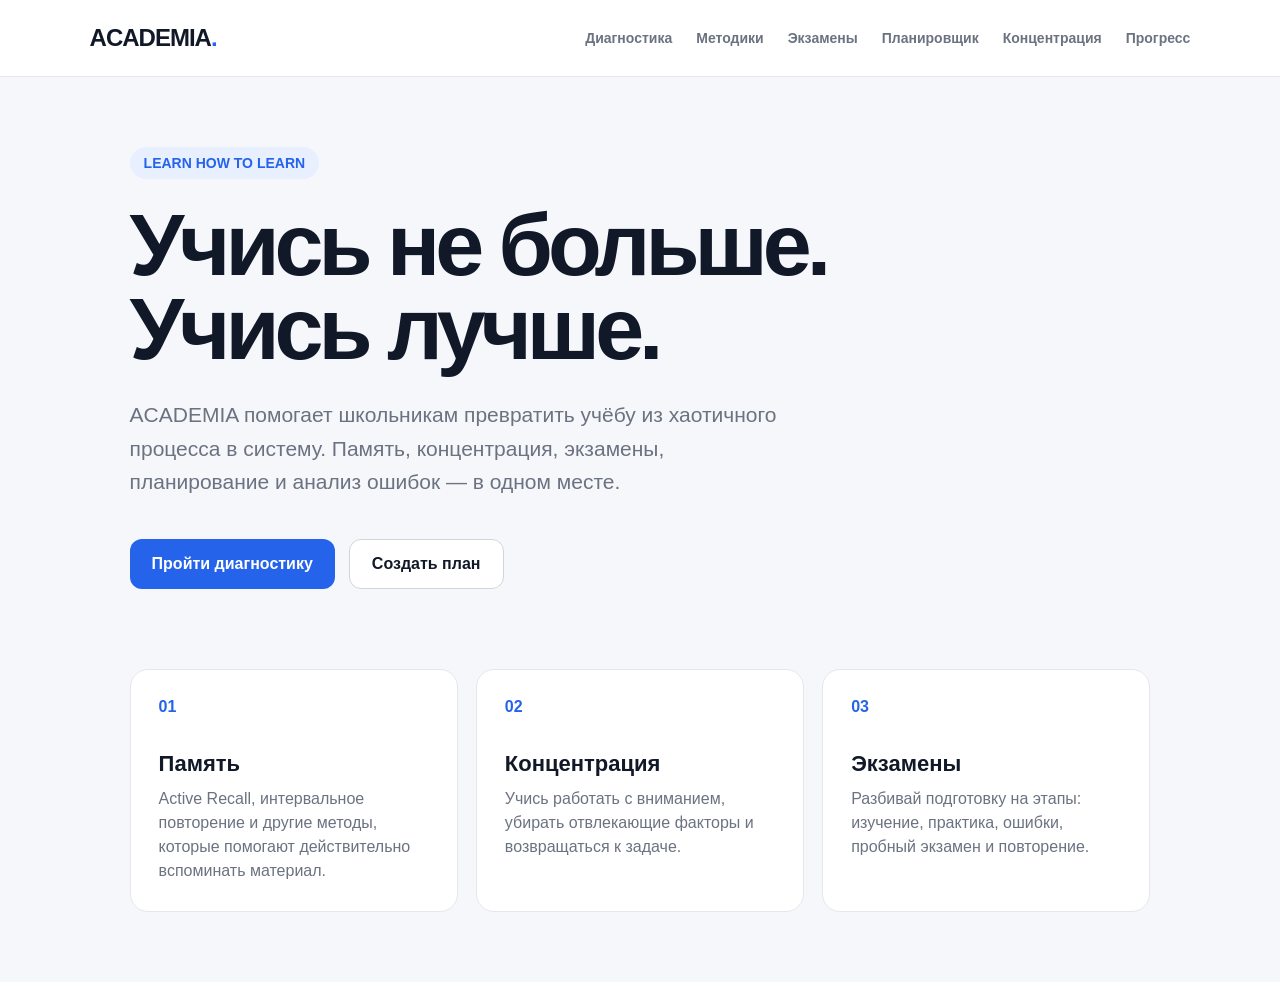
<file: index.html>
<!DOCTYPE html>
<html lang="ru">
<head>
    <meta charset="UTF-8">
    <meta name="viewport" content="width=device-width, initial-scale=1.0">

    <title>ACADEMIA — Learn how to learn</title>

    <link rel="stylesheet" href="style.css">
</head>

<body>

<header>
    <a href="index.html" class="logo">
        ACADEMIA<span>.</span>
    </a>

    <nav>
        <a href="pages/diagnostic.html">Диагностика</a>
        <a href="pages/methods.html">Методики</a>
        <a href="pages/exams.html">Экзамены</a>
        <a href="pages/planner.html">Планировщик</a>
        <a href="pages/focus.html">Концентрация</a>
        <a href="pages/progress.html">Прогресс</a>
    </nav>
</header>

<main>

    <div class="badge">LEARN HOW TO LEARN</div>

    <h1>Учись не больше.<br>Учись лучше.</h1>

    <p class="subtitle">
        ACADEMIA помогает школьникам превратить учёбу
        из хаотичного процесса в систему.
        Память, концентрация, экзамены, планирование
        и анализ ошибок — в одном месте.
    </p>

    <div class="buttons">
        <button onclick="alert('Диагностика скоро будет доступна')">
            Пройти диагностику
        </button>

        <button class="secondary" onclick="alert('Планировщик скоро будет доступен')">
            Создать план
        </button>
    </div>

    <div class="card-grid">

        <div class="card">
            <div class="card-number">01</div>
            <h2>Память</h2>
            <p>
                Active Recall, интервальное повторение
                и другие методы, которые помогают
                действительно вспоминать материал.
            </p>
        </div>

        <div class="card">
            <div class="card-number">02</div>
            <h2>Концентрация</h2>
            <p>
                Учись работать с вниманием,
                убирать отвлекающие факторы
                и возвращаться к задаче.
            </p>
        </div>

        <div class="card">
            <div class="card-number">03</div>
            <h2>Экзамены</h2>
            <p>
                Разбивай подготовку на этапы:
                изучение, практика, ошибки,
                пробный экзамен и повторение.
            </p>
        </div>

    </div>

</main>

</body>
</html>
</file>
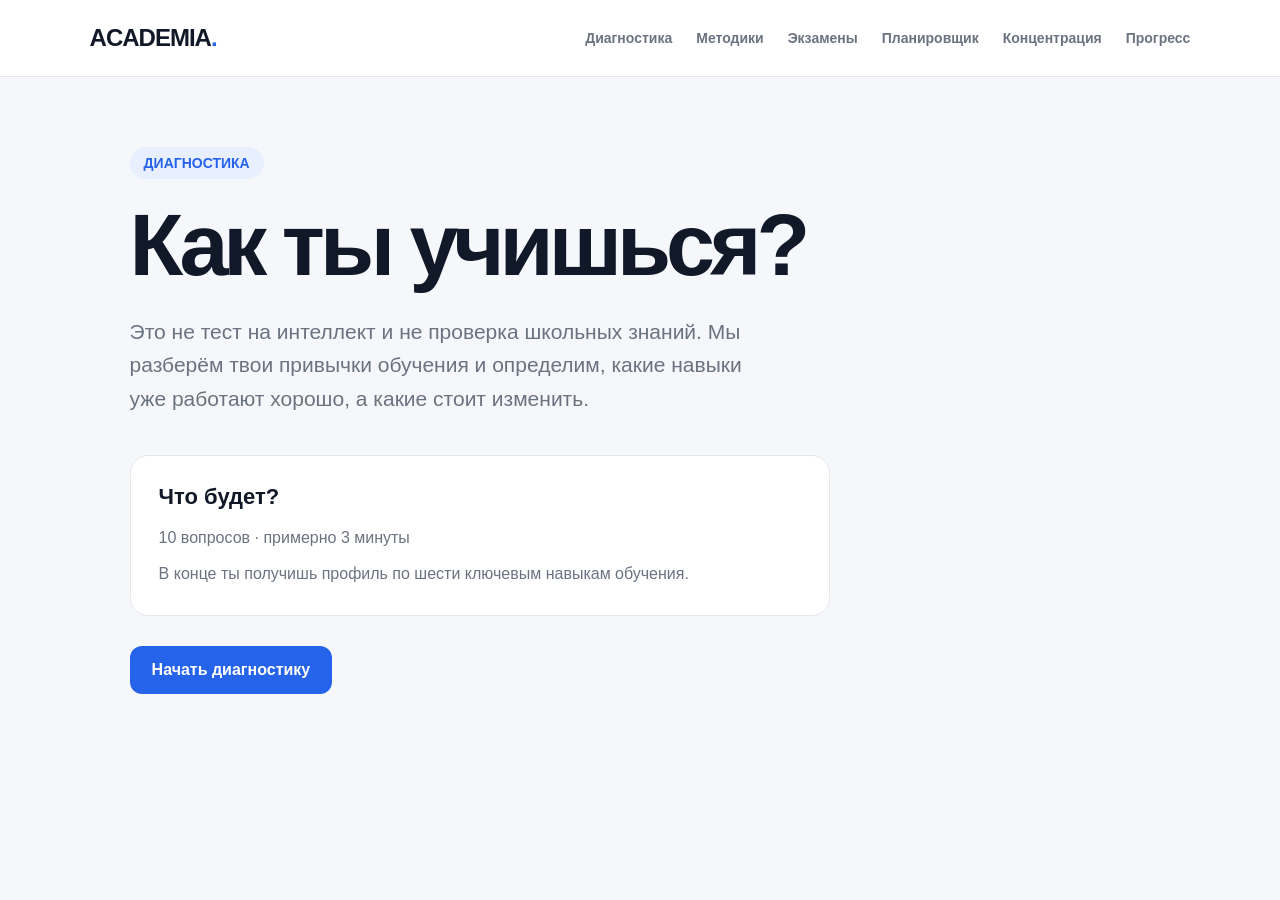
<file: pages/diagnostic.html>
<!DOCTYPE html>
<html lang="ru">

<head>
    <meta charset="UTF-8">
    <meta name="viewport" content="width=device-width, initial-scale=1.0">

    <title>Диагностика — ACADEMIA</title>

    <link rel="stylesheet" href="../style.css">
</head>

<body>

<header>
    <a href="../index.html" class="logo">
        ACADEMIA<span>.</span>
    </a>

    <nav>
        <a href="diagnostic.html">Диагностика</a>
        <a href="methods.html">Методики</a>
        <a href="exams.html">Экзамены</a>
        <a href="planner.html">Планировщик</a>
        <a href="pages/focus.html">Концентрация</a>
        <a href="progress.html">Прогресс</a>
    </nav>
</header>


<main>

    <!-- INTRO -->

    <section id="intro">

        <div class="badge">ДИАГНОСТИКА</div>

        <h1>Как ты учишься?</h1>

        <p class="subtitle">
            Это не тест на интеллект и не проверка школьных знаний.
            Мы разберём твои привычки обучения и определим,
            какие навыки уже работают хорошо, а какие стоит изменить.
        </p>

        <div class="card" style="max-width: 700px; margin-bottom: 30px;">

            <h2>Что будет?</h2>

            <p style="margin-top: 15px; line-height: 1.6;">
                10 вопросов · примерно 3 минуты
            </p>

            <p style="margin-top: 10px; line-height: 1.6;">
                В конце ты получишь профиль по шести
                ключевым навыкам обучения.
            </p>

        </div>

        <button onclick="startDiagnostic()">
            Начать диагностику
        </button>

    </section>


    <!-- QUIZ -->

    <section id="quiz-section" style="display:none;">

        <div style="display:flex; justify-content:space-between; align-items:center; margin-bottom:20px;">

            <span id="question-number">
                1 / 10
            </span>

            <span id="progress-percent">
                10%
            </span>

        </div>

        <div style="
            width:100%;
            height:6px;
            background:#e5e7eb;
            border-radius:10px;
            margin-bottom:40px;
        ">

            <div id="progress-bar" style="
                width:10%;
                height:100%;
                background:#2563eb;
                border-radius:10px;
                transition:0.3s;
            "></div>

        </div>


        <div class="card">

            <div class="card-number" id="question-category">
                ПАМЯТЬ
            </div>

            <h2 id="question-text">
                Вопрос
            </h2>

            <div id="answers"
                style="
                    display:flex;
                    flex-direction:column;
                    gap:12px;
                    margin-top:30px;
                ">
            </div>

        </div>

    </section>


    <!-- RESULTS -->

    <section id="results" style="display:none;">

        <div class="badge">РЕЗУЛЬТАТ</div>

        <h1>Твой профиль обучения</h1>

        <p class="subtitle">
            Результат показывает не «насколько ты умный».
            Он показывает, какие стратегии обучения
            ты используешь сейчас.
        </p>


        <div id="result-cards"
            style="
                display:grid;
                grid-template-columns:repeat(2, 1fr);
                gap:18px;
                margin-top:50px;
            ">
        </div>


        <div class="card" style="margin-top:30px;">

            <div class="card-number">
                ГЛАВНАЯ ЗОНА РОСТА
            </div>

            <h2 id="main-problem"></h2>

            <p id="main-advice"
               style="
                    margin-top:15px;
                    line-height:1.6;
               ">
            </p>

        </div>


        <div style="margin-top:30px;">

            <button onclick="restartDiagnostic()">
                Пройти ещё раз
            </button>

            <a href="methods.html">
                <button class="secondary">
                    Изучить методики
                </button>
            </a>

        </div>

    </section>

</main>


<script>


/* =========================
   QUESTIONS
========================= */

const questions = [

    {
        category: "ПАМЯТЬ",
        skill: "memory",

        text: "Ты выучил новую тему. Как ты обычно проверяешь, что действительно её помнишь?",

        answers: [

            {
                text: "Перечитываю тему ещё несколько раз",
                value: 1
            },

            {
                text: "Смотрю на конспект и понимаю, что всё знакомо",
                value: 2
            },

            {
                text: "Закрываю учебник и пытаюсь вспомнить главное",
                value: 4
            },

            {
                text: "Задаю себе вопросы и отвечаю без подсказок",
                value: 5
            }

        ]
    },


    {
        category: "ПАМЯТЬ",
        skill: "memory",

        text: "Через неделю после изучения темы ты обнаружил, что многое забыл. Что сделаешь?",

        answers: [

            {
                text: "Выучу всё заново перед контрольной",
                value: 1
            },

            {
                text: "Перечитаю конспект",
                value: 2
            },

            {
                text: "Проверю себя и повторю то, что забыл",
                value: 4
            },

            {
                text: "Буду регулярно возвращаться к теме через интервалы",
                value: 5
            }

        ]
    },


    {
        category: "КОНЦЕНТРАЦИЯ",
        skill: "focus",

        text: "Ты сел делать домашнюю работу. Телефон лежит рядом. Что обычно происходит?",

        answers: [

            {
                text: "Постоянно проверяю уведомления",
                value: 1
            },

            {
                text: "Иногда отвлекаюсь, но возвращаюсь",
                value: 3
            },

            {
                text: "Убираю телефон подальше",
                value: 4
            },

            {
                text: "Заранее убираю всё, что может меня отвлечь",
                value: 5
            }

        ]
    },


    {
        category: "КОНЦЕНТРАЦИЯ",
        skill: "focus",

        text: "Когда задача кажется слишком большой, что ты делаешь?",

        answers: [

            {
                text: "Откладываю её",
                value: 1
            },

            {
                text: "Начинаю делать как получится",
                value: 2
            },

            {
                text: "Разбиваю её на несколько частей",
                value: 4
            },

            {
                text: "Формулирую конкретный результат ближайшей рабочей сессии",
                value: 5
            }

        ]
    },


    {
        category: "ПЛАНИРОВАНИЕ",
        skill: "planning",

        text: "До экзамена осталось 7 дней. Что ты делаешь?",

        answers: [

            {
                text: "Начинаю учить всё подряд",
                value: 1
            },

            {
                text: "Выбираю самые сложные темы",
                value: 2
            },

            {
                text: "Составляю список тем и распределяю их по дням",
                value: 4
            },

            {
                text: "Сначала определяю пробелы, затем планирую изучение, практику и повторение",
                value: 5
            }

        ]
    },


    {
        category: "ПЛАНИРОВАНИЕ",
        skill: "planning",

        text: "Как обычно выглядит твой план на день?",

        answers: [

            {
                text: "Я ничего заранее не планирую",
                value: 1
            },

            {
                text: "У меня есть список дел",
                value: 2
            },

            {
                text: "Я примерно знаю, когда что буду делать",
                value: 4
            },

            {
                text: "Я заранее определяю конкретные задачи и время на них",
                value: 5
            }

        ]
    },


    {
        category: "САМОПРОВЕРКА",
        skill: "testing",

        text: "Ты закончил читать параграф. Что лучше показывает, понял ли ты его?",

        answers: [

            {
                text: "Я прочитал его внимательно",
                value: 1
            },

            {
                text: "Я выделил основные мысли",
                value: 2
            },

            {
                text: "Я могу пересказать его своими словами",
                value: 4
            },

            {
                text: "Я могу ответить на вопросы или решить задачи без подсказок",
                value: 5
            }

        ]
    },


    {
        category: "АНАЛИЗ ОШИБОК",
        skill: "errors",

        text: "Ты решил задачу неправильно. Что делаешь после того, как увидел правильный ответ?",

        answers: [

            {
                text: "Смотрю правильный ответ и иду дальше",
                value: 1
            },

            {
                text: "Исправляю свою ошибку",
                value: 2
            },

            {
                text: "Пытаюсь понять, где именно ошибся",
                value: 4
            },

            {
                text: "Определяю причину ошибки и что буду делать, чтобы не повторить её",
                value: 5
            }

        ]
    },


    {
        category: "САМОСТОЯТЕЛЬНОСТЬ",
        skill: "independence",

        text: "Ты не понимаешь новую тему. Что делаешь первым?",

        answers: [

            {
                text: "Жду, пока учитель объяснит",
                value: 1
            },

            {
                text: "Ищу первое попавшееся видео",
                value: 2
            },

            {
                text: "Ищу несколько источников и сравниваю объяснения",
                value: 4
            },

            {
                text: "Определяю, что именно не понимаю, выбираю подходящий источник и затем проверяю себя",
                value: 5
            }

        ]
    },


    {
        category: "САМОСТОЯТЕЛЬНОСТЬ",
        skill: "independence",

        text: "После контрольной ты получил результат хуже ожидаемого. Что дальше?",

        answers: [

            {
                text: "Просто буду больше учиться",
                value: 1
            },

            {
                text: "Посмотрю свои ошибки",
                value: 2
            },

            {
                text: "Определю темы, в которых были проблемы",
                value: 4
            },

            {
                text: "Проанализирую причины, изменю стратегию и проверю себя снова",
                value: 5
            }

        ]
    }

];


/* =========================
   STATE
========================= */

let currentQuestion = 0;

let scores = {
    memory: 0,
    focus: 0,
    planning: 0,
    testing: 0,
    errors: 0,
    independence: 0
};


/* =========================
   START
========================= */

function startDiagnostic() {

    currentQuestion = 0;

    scores = {
        memory: 0,
        focus: 0,
        planning: 0,
        testing: 0,
        errors: 0,
        independence: 0
    };

    document.getElementById("intro").style.display = "none";

    document.getElementById("results").style.display = "none";

    document.getElementById("quiz-section").style.display = "block";

    showQuestion();
}


/* =========================
   SHOW QUESTION
========================= */

function showQuestion() {

    const question = questions[currentQuestion];

    const number = currentQuestion + 1;

    const percent = Math.round(
        (number / questions.length) * 100
    );


    document.getElementById("question-number").textContent =
        number + " / " + questions.length;


    document.getElementById("progress-percent").textContent =
        percent + "%";


    document.getElementById("progress-bar").style.width =
        percent + "%";


    document.getElementById("question-category").textContent =
        question.category;


    document.getElementById("question-text").textContent =
        question.text;


    const answersContainer =
        document.getElementById("answers");


    answersContainer.innerHTML = "";


    question.answers.forEach((answer, index) => {

        const button = document.createElement("button");

        button.className = "secondary";

        button.style.textAlign = "left";

        button.textContent = answer.text;

        button.onclick = function() {

            chooseAnswer(answer.value);

        };


        answersContainer.appendChild(button);

    });

}


/* =========================
   ANSWER
========================= */

function chooseAnswer(value) {

    const skill = questions[currentQuestion].skill;

    scores[skill] += value;

    currentQuestion++;


    if (currentQuestion >= questions.length) {

        finishDiagnostic();

    } else {

        showQuestion();

    }

}


/* =========================
   FINISH
========================= */

function finishDiagnostic() {

    document.getElementById("quiz-section").style.display = "none";

    document.getElementById("results").style.display = "block";


    const resultCards =
        document.getElementById("result-cards");


    resultCards.innerHTML = "";


    const names = {

        memory: "Память",

        focus: "Концентрация",

        planning: "Планирование",

        testing: "Самопроверка",

        errors: "Анализ ошибок",

        independence: "Самостоятельность"

    };


    const advice = {

        memory:
            "Попробуй Active Recall и интервальное повторение вместо постоянного перечитывания.",

        focus:
            "Начинай с одной конкретной задачи и убирай телефон и другие отвлекающие факторы.",

        planning:
            "Разбивай большие цели на конкретные задачи и заранее распределяй время.",

        testing:
            "Чаще закрывай учебник и проверяй, можешь ли воспроизвести материал самостоятельно.",

        errors:
            "После ошибки анализируй не только правильный ответ, но и причину своей ошибки.",

        independence:
            "Формулируй конкретный пробел в знаниях, ищи подходящий источник и проверяй результат."
    };


    let lowestSkill = null;

    let lowestPercent = 101;


    Object.keys(scores).forEach(skill => {

        const maxScore = 10;

        const percent =
            Math.round((scores[skill] / maxScore) * 100);


        if (percent < lowestPercent) {

            lowestPercent = percent;

            lowestSkill = skill;

        }


        const card = document.createElement("div");

        card.className = "card";


        card.innerHTML = `

            <div class="card-number">
                ${percent}%
            </div>

            <h2>
                ${names[skill]}
            </h2>

            <div style="
                width:100%;
                height:8px;
                background:#e5e7eb;
                border-radius:10px;
                margin:20px 0;
            ">

                <div style="
                    width:${percent}%;
                    height:100%;
                    background:#2563eb;
                    border-radius:10px;
                "></div>

            </div>

            <p>
                ${advice[skill]}
            </p>

        `;


        resultCards.appendChild(card);

    });


    document.getElementById("main-problem").textContent =
        names[lowestSkill];


    document.getElementById("main-advice").textContent =
        advice[lowestSkill];


    localStorage.setItem(
        "academiaDiagnostic",
        JSON.stringify(scores)
    );

}


/* =========================
   RESTART
========================= */

function restartDiagnostic() {

    document.getElementById("results").style.display = "none";

    document.getElementById("intro").style.display = "block";

}

</script>

</body>
</html>
</file>
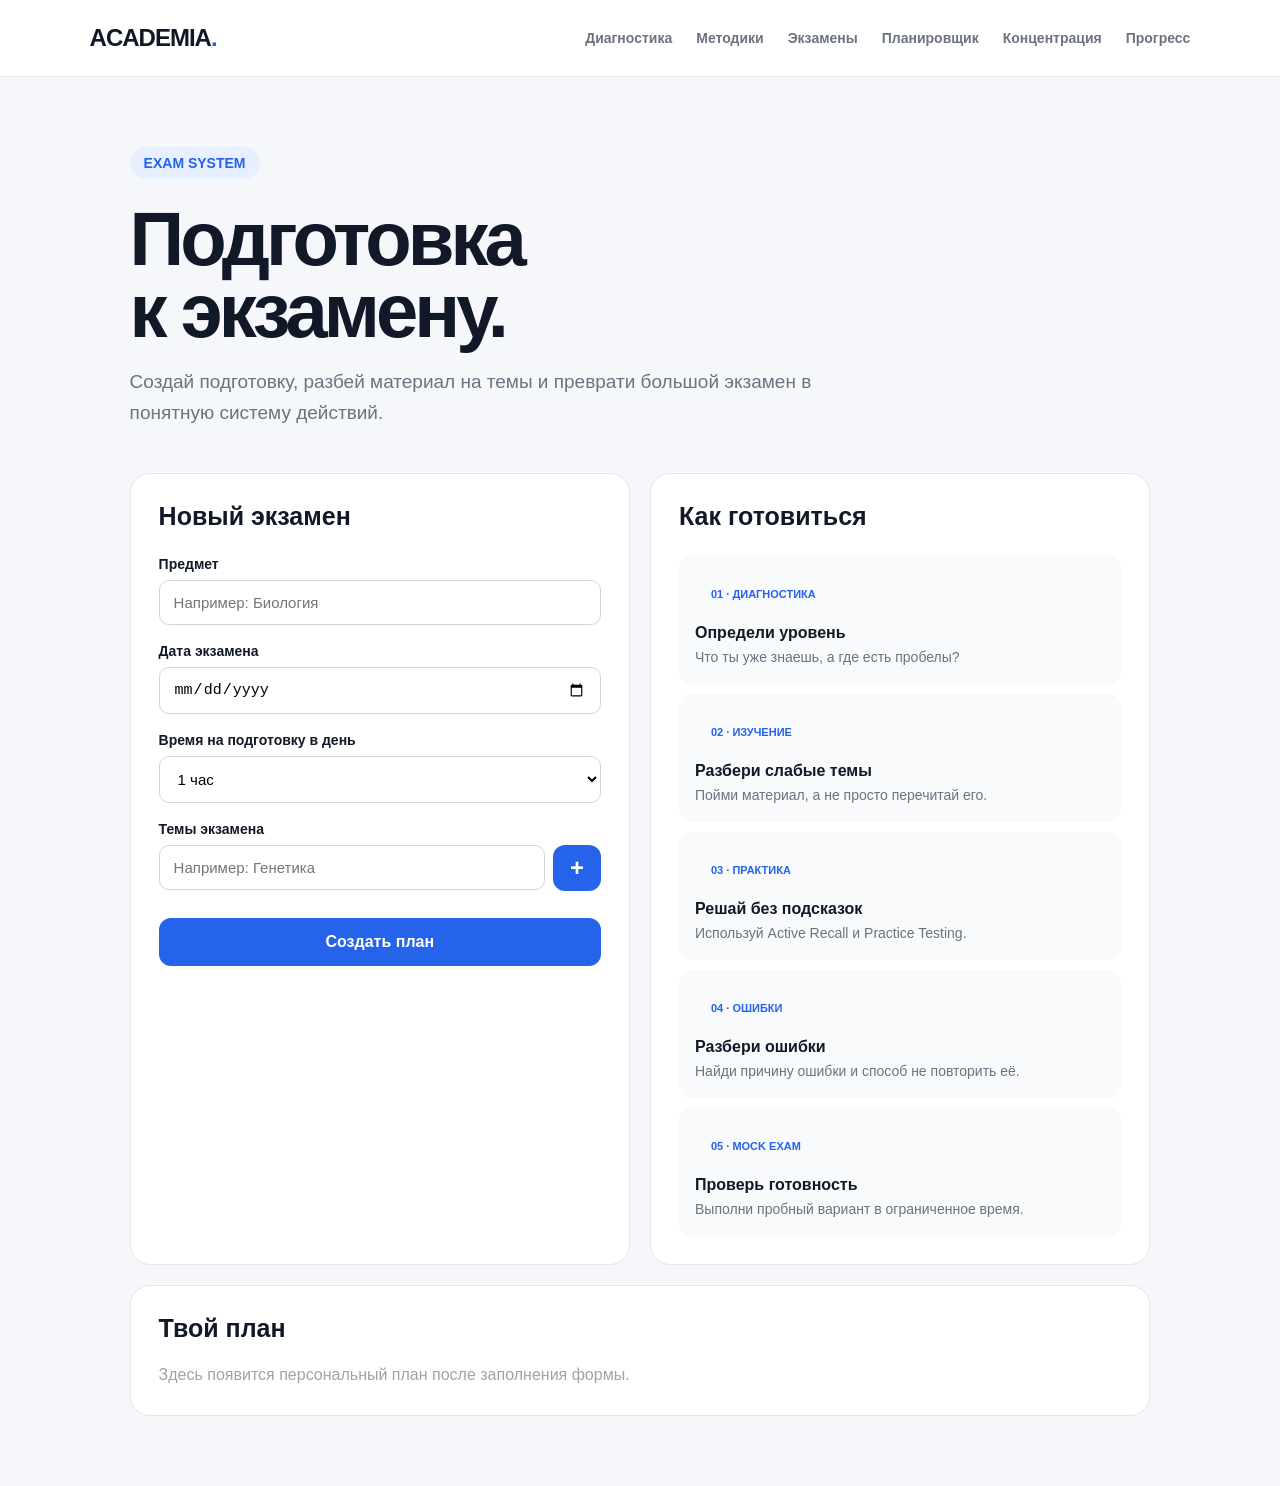
<file: pages/exams.html>
<!DOCTYPE html>
<html lang="ru">
<head>
    <meta charset="UTF-8">
    <meta name="viewport" content="width=device-width, initial-scale=1.0">

    <title>Экзамены — ACADEMIA</title>

    <link rel="stylesheet" href="../style.css">

    <style>
        .page-intro {
            max-width: 760px;
            margin-bottom: 45px;
        }

        .page-intro h1 {
            font-size: clamp(44px, 7vw, 76px);
            line-height: .95;
            letter-spacing: -4px;
            margin-bottom: 20px;
        }

        .page-intro p {
            color: #6b7280;
            font-size: 19px;
            line-height: 1.6;
        }

        .exam-grid {
            display: grid;
            grid-template-columns: 1fr 1fr;
            gap: 20px;
        }

        .panel {
            background: white;
            border: 1px solid #e5e7eb;
            border-radius: 20px;
            padding: 28px;
        }

        .panel h2 {
            font-size: 25px;
            margin-bottom: 25px;
        }

        label {
            display: block;
            font-size: 14px;
            font-weight: 700;
            margin-bottom: 8px;
        }

        input,
        select {
            width: 100%;
            padding: 13px 14px;
            margin-bottom: 18px;
            border: 1px solid #d1d5db;
            border-radius: 10px;
            font-size: 15px;
            background: white;
        }

        .topic-input {
            display: flex;
            gap: 8px;
        }

        .topic-input input {
            flex: 1;
        }

        .topic-input button {
            width: 48px;
            height: 46px;
            padding: 0;
            font-size: 24px;
        }

        .topic {
            display: flex;
            align-items: center;
            justify-content: space-between;
            background: #f3f4f6;
            padding: 11px 14px;
            border-radius: 10px;
            margin-bottom: 8px;
            font-size: 14px;
        }

        .remove-topic {
            border: none;
            background: none;
            color: #9ca3af;
            padding: 0;
            font-size: 20px;
        }

        .generate {
            width: 100%;
            margin-top: 10px;
        }

        .empty {
            color: #9ca3af;
            line-height: 1.5;
        }

        .plan-item {
            border-left: 3px solid #2563eb;
            background: #f8fafc;
            border-radius: 0 12px 12px 0;
            padding: 17px;
            margin-bottom: 12px;
        }

        .plan-item strong {
            display: block;
            font-size: 16px;
            margin-bottom: 6px;
        }

        .plan-item span {
            color: #6b7280;
            font-size: 14px;
            line-height: 1.5;
        }

        .tag {
            display: inline-block;
            color: #2563eb;
            background: #e8efff;
            font-size: 11px;
            font-weight: 800;
            padding: 5px 8px;
            border-radius: 6px;
            margin-bottom: 8px;
        }

        .saved {
            display: none;
            color: #16a34a;
            font-size: 13px;
            margin-top: 12px;
            text-align: center;
        }

        .full {
            margin-top: 20px;
        }

        .full h2 {
            margin-bottom: 20px;
        }

        .logic {
            display: grid;
            gap: 10px;
        }

        .logic div {
            background: #f8fafc;
            border-radius: 12px;
            padding: 16px;
        }

        .logic strong {
            display: block;
            margin-bottom: 5px;
        }

        .logic span {
            color: #6b7280;
            font-size: 14px;
            line-height: 1.5;
        }

        @media (max-width: 800px) {
            .exam-grid {
                grid-template-columns: 1fr;
            }
        }
    </style>
</head>

<body>

<header>

    <a href="../index.html" class="logo">
        ACADEMIA<span>.</span>
    </a>

    <nav>
        <a href="diagnostic.html">Диагностика</a>
        <a href="methods.html">Методики</a>
        <a href="exams.html">Экзамены</a>
        <a href="planner.html">Планировщик</a>
        <a href="pages/focus.html">Концентрация</a>
        <a href="progress.html">Прогресс</a>
    </nav>

</header>


<main>

    <section class="page-intro">

        <div class="badge">
            EXAM SYSTEM
        </div>

        <h1>
            Подготовка<br>
            к экзамену.
        </h1>

        <p>
            Создай подготовку, разбей материал на темы
            и преврати большой экзамен в понятную систему действий.
        </p>

    </section>


    <section class="exam-grid">


        <!-- СОЗДАНИЕ ПЛАНА -->

        <div class="panel">

            <h2>
                Новый экзамен
            </h2>

            <label for="subject">
                Предмет
            </label>

            <input
                id="subject"
                type="text"
                placeholder="Например: Биология"
            >


            <label for="examDate">
                Дата экзамена
            </label>

            <input
                id="examDate"
                type="date"
            >


            <label for="studyTime">
                Время на подготовку в день
            </label>

            <select id="studyTime">

                <option value="30">
                    30 минут
                </option>

                <option value="60" selected>
                    1 час
                </option>

                <option value="90">
                    1,5 часа
                </option>

                <option value="120">
                    2 часа
                </option>

                <option value="180">
                    3 часа
                </option>

            </select>


            <label>
                Темы экзамена
            </label>


            <div class="topic-input">

                <input
                    id="topicInput"
                    type="text"
                    placeholder="Например: Генетика"
                >

                <button
                    type="button"
                    onclick="addTopic()"
                >
                    +
                </button>

            </div>


            <div id="topicList"></div>


            <button
                type="button"
                class="generate"
                onclick="generatePlan()"
            >
                Создать план
            </button>


            <div
                id="savedMessage"
                class="saved"
            >
                ✓ План сохранён
            </div>

        </div>



        <!-- СИСТЕМА -->

        <div class="panel">

            <h2>
                Как готовиться
            </h2>


            <div class="logic">

                <div>
                    <div class="tag">
                        01 · ДИАГНОСТИКА
                    </div>

                    <strong>
                        Определи уровень
                    </strong>

                    <span>
                        Что ты уже знаешь, а где есть пробелы?
                    </span>
                </div>


                <div>
                    <div class="tag">
                        02 · ИЗУЧЕНИЕ
                    </div>

                    <strong>
                        Разбери слабые темы
                    </strong>

                    <span>
                        Пойми материал, а не просто перечитай его.
                    </span>
                </div>


                <div>
                    <div class="tag">
                        03 · ПРАКТИКА
                    </div>

                    <strong>
                        Решай без подсказок
                    </strong>

                    <span>
                        Используй Active Recall и Practice Testing.
                    </span>
                </div>


                <div>
                    <div class="tag">
                        04 · ОШИБКИ
                    </div>

                    <strong>
                        Разбери ошибки
                    </strong>

                    <span>
                        Найди причину ошибки и способ не повторить её.
                    </span>
                </div>


                <div>
                    <div class="tag">
                        05 · MOCK EXAM
                    </div>

                    <strong>
                        Проверь готовность
                    </strong>

                    <span>
                        Выполни пробный вариант в ограниченное время.
                    </span>
                </div>

            </div>

        </div>

    </section>



    <!-- РЕЗУЛЬТАТ -->

    <section class="panel full">

        <h2>
            Твой план
        </h2>

        <div id="plan">

            <p class="empty">
                Здесь появится персональный план после заполнения формы.
            </p>

        </div>

    </section>

</main>



<script>

let topics = [];



function addTopic() {

    const input = document.getElementById("topicInput");

    const topic = input.value.trim();


    if (topic === "") {
        return;
    }


    topics.push(topic);

    input.value = "";

    renderTopics();

    input.focus();
}



function removeTopic(index) {

    topics.splice(index, 1);

    renderTopics();
}



function renderTopics() {

    const list = document.getElementById("topicList");

    list.innerHTML = "";


    for (let i = 0; i < topics.length; i++) {

        const item = document.createElement("div");

        item.className = "topic";


        const name = document.createElement("span");

        name.textContent = topics[i];


        const remove = document.createElement("button");

        remove.className = "remove-topic";

        remove.textContent = "×";

        remove.type = "button";

        remove.onclick = function() {
            removeTopic(i);
        };


        item.appendChild(name);

        item.appendChild(remove);

        list.appendChild(item);
    }
}



function generatePlan() {

    const subject =
        document.getElementById("subject").value.trim();

    const date =
        document.getElementById("examDate").value;

    const time =
        document.getElementById("studyTime").value;

    const plan =
        document.getElementById("plan");


    /* ПРОВЕРКИ */

    if (subject === "") {

        plan.innerHTML =
            "<p class='empty'>Сначала введи предмет.</p>";

        return;
    }


    if (date === "") {

        plan.innerHTML =
            "<p class='empty'>Выбери дату экзамена.</p>";

        return;
    }


    if (topics.length === 0) {

        plan.innerHTML =
            "<p class='empty'>Добавь хотя бы одну тему.</p>";

        return;
    }



    /* ДНИ ДО ЭКЗАМЕНА */

    const today = new Date();

    today.setHours(0, 0, 0, 0);


    const exam = new Date(date + "T00:00:00");


    let days =
        Math.ceil(
            (exam - today) /
            (1000 * 60 * 60 * 24)
        );


    if (days < 1) {
        days = 1;
    }



    /* СОЗДАЁМ ПЛАН */

    let html = "";


    html += `
        <div class="plan-item">

            <div class="tag">
                ЭКЗАМЕН
            </div>

            <strong>
                ${subject}
            </strong>

            <span>
                До экзамена: ${days} дн.
                · ${time} минут в день
                · ${topics.length} тем
            </span>

        </div>
    `;



    topics.forEach(function(topic, index) {

        html += `
            <div class="plan-item">

                <div class="tag">
                    ЭТАП ${index + 1}
                </div>

                <strong>
                    ${topic}
                </strong>

                <span>
                    Изучить тему →
                    закрыть учебник →
                    вспомнить материал →
                    решить задачи →
                    разобрать ошибки.
                </span>

            </div>
        `;

    });



    html += `
        <div class="plan-item">

            <div class="tag">
                ФИНАЛ
            </div>

            <strong>
                Пробный экзамен
            </strong>

            <span>
                Полный вариант без подсказок.
                После него — обязательный разбор ошибок.
            </span>

        </div>
    `;


    plan.innerHTML = html;



    /* СОХРАНЯЕМ */

    const data = {

        subject: subject,

        date: date,

        time: time,

        topics: topics

    };


    localStorage.setItem(
        "academiaExamPlan",
        JSON.stringify(data)
    );


    document.getElementById("savedMessage")
        .style.display = "block";

}

</script>

</body>
</html>
</file>
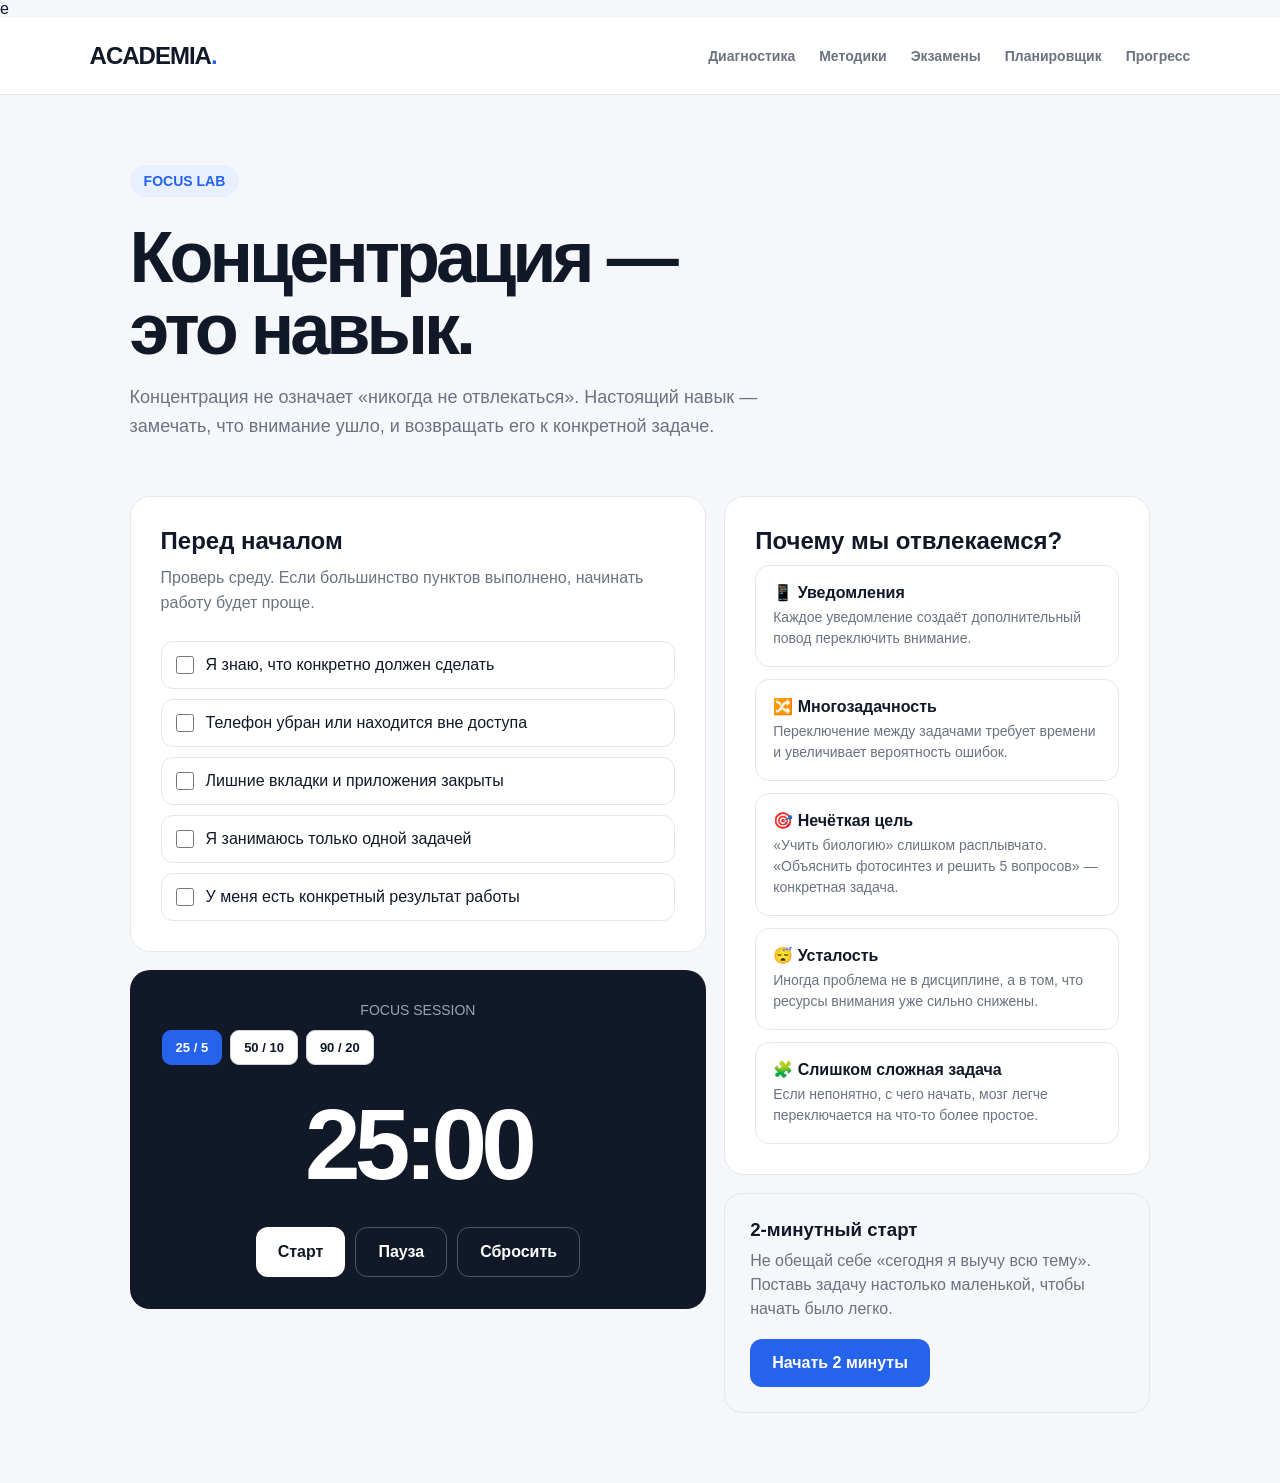
<file: pages/focus.html>
e<!DOCTYPE html>
<html lang="ru">
<head>
    <meta charset="UTF-8">
    <meta name="viewport" content="width=device-width, initial-scale=1.0">

    <title>ACADEMIA — Концентрация</title>

    <link rel="stylesheet" href="../style.css">

    <style>
        .page-title {
            font-size: clamp(42px, 7vw, 72px);
            letter-spacing: -4px;
            line-height: 1;
            margin-bottom: 18px;
        }

        .page-subtitle {
            color: #6b7280;
            font-size: 18px;
            line-height: 1.6;
            max-width: 700px;
        }

        .focus-grid {
            display: grid;
            grid-template-columns: 1.15fr .85fr;
            gap: 18px;
            margin-top: 55px;
        }

        .panel {
            background: white;
            border: 1px solid #e5e7eb;
            border-radius: 20px;
            padding: 30px;
        }

        .panel h2 {
            font-size: 24px;
            margin-bottom: 10px;
        }

        .description {
            color: #6b7280;
            line-height: 1.6;
            margin-bottom: 25px;
        }

        .checklist {
            display: flex;
            flex-direction: column;
            gap: 10px;
        }

        .check {
            display: flex;
            align-items: center;
            gap: 12px;
            padding: 14px;
            border: 1px solid #e5e7eb;
            border-radius: 12px;
            cursor: pointer;
            transition: .2s;
        }

        .check:hover {
            border-color: #2563eb;
        }

        .check input {
            width: 18px;
            height: 18px;
            accent-color: #2563eb;
        }

        .check.done {
            background: #f0f6ff;
        }

        .focus-box {
            margin-top: 18px;
            background: #111827;
            color: white;
            border-radius: 20px;
            padding: 32px;
            text-align: center;
        }

        .focus-label {
            color: #9ca3af;
            font-size: 14px;
            margin-bottom: 12px;
        }

        .timer {
            font-size: clamp(60px, 10vw, 100px);
            font-weight: 800;
            letter-spacing: -6px;
            margin-bottom: 25px;
        }

        .timer-buttons {
            display: flex;
            justify-content: center;
            gap: 10px;
            flex-wrap: wrap;
        }

        .timer-buttons button {
            background: white;
            color: #111827;
        }

        .timer-buttons .secondary {
            background: transparent;
            color: white;
            border-color: #4b5563;
        }

        .modes {
            display: flex;
            gap: 8px;
            margin-bottom: 22px;
            flex-wrap: wrap;
        }

       .mode {
    padding: 9px 13px;
    border-radius: 9px;
    border: 1px solid #d1d5db;
    background: white;
    color: #111827;
    cursor: pointer;
    font-size: 13px;
    font-weight: 700;
}

.mode.active {
    background: #2563eb;
    color: white;
    border-color: #2563eb;
}
        .mode.active {
            background: #2563eb;
            color: white;
            border-color: #2563eb;
        }

        .problem-list {
            display: flex;
            flex-direction: column;
            gap: 12px;
        }

        .problem {
            border: 1px solid #e5e7eb;
            border-radius: 14px;
            padding: 17px;
        }

        .problem strong {
            display: block;
            margin-bottom: 5px;
        }

        .problem span {
            color: #6b7280;
            font-size: 14px;
            line-height: 1.5;
        }

        .quick-start {
            margin-top: 18px;
            padding: 25px;
            border: 1px solid #e5e7eb;
            border-radius: 18px;
        }

        .quick-start h3 {
            margin-bottom: 8px;
        }

        .quick-start p {
            color: #6b7280;
            line-height: 1.5;
            margin-bottom: 18px;
        }

        .result {
            display: none;
            margin-top: 20px;
            padding: 18px;
            border-radius: 12px;
            background: #eef7f1;
            color: #166534;
            line-height: 1.5;
        }

        @media (max-width: 850px) {
            .focus-grid {
                grid-template-columns: 1fr;
            }
        }
    </style>
</head>

<body>

<header>
    <a href="../index.html" class="logo">
        ACADEMIA<span>.</span>
    </a>

    <nav>
        <a href="diagnostic.html">Диагностика</a>
        <a href="methods.html">Методики</a>
        <a href="exams.html">Экзамены</a>
        <a href="planner.html">Планировщик</a>
        <a href="progress.html">Прогресс</a>
    </nav>
</header>


<main>

    <div class="badge">FOCUS LAB</div>

    <h1 class="page-title">Концентрация —<br>это навык.</h1>

    <p class="page-subtitle">
        Концентрация не означает «никогда не отвлекаться».
        Настоящий навык — замечать, что внимание ушло,
        и возвращать его к конкретной задаче.
    </p>


    <div class="focus-grid">

        <!-- ЛЕВАЯ ЧАСТЬ -->

        <section>

            <div class="panel">

                <h2>Перед началом</h2>

                <p class="description">
                    Проверь среду. Если большинство пунктов выполнено,
                    начинать работу будет проще.
                </p>

                <div class="checklist">

                    <label class="check">
                        <input type="checkbox">
                        <span>Я знаю, что конкретно должен сделать</span>
                    </label>

                    <label class="check">
                        <input type="checkbox">
                        <span>Телефон убран или находится вне доступа</span>
                    </label>

                    <label class="check">
                        <input type="checkbox">
                        <span>Лишние вкладки и приложения закрыты</span>
                    </label>

                    <label class="check">
                        <input type="checkbox">
                        <span>Я занимаюсь только одной задачей</span>
                    </label>

                    <label class="check">
                        <input type="checkbox">
                        <span>У меня есть конкретный результат работы</span>
                    </label>

                </div>

            </div>


            <div class="focus-box">

                <div class="focus-label">
                    FOCUS SESSION
                </div>

                <div class="modes">
                    <button class="mode active" onclick="setMode(25,5,this)">
                        25 / 5
                    </button>

                    <button class="mode" onclick="setMode(50,10,this)">
                        50 / 10
                    </button>

                    <button class="mode" onclick="setMode(90,20,this)">
                        90 / 20
                    </button>
                </div>

                <div class="timer" id="timer">
                    25:00
                </div>

                <div class="timer-buttons">

                    <button onclick="startTimer()">
                        Старт
                    </button>

                    <button class="secondary" onclick="pauseTimer()">
                        Пауза
                    </button>

                    <button class="secondary" onclick="resetTimer()">
                        Сбросить
                    </button>

                </div>

                <div class="result" id="result">
                    Сессия завершена. Зафиксируй, что именно ты сделал,
                    прежде чем переходить к следующей задаче.
                </div>

            </div>

        </section>


        <!-- ПРАВАЯ ЧАСТЬ -->

        <section>

            <div class="panel">

                <h2>Почему мы отвлекаемся?</h2>

                <div class="problem-list">

                    <div class="problem">
                        <strong>📱 Уведомления</strong>
                        <span>
                            Каждое уведомление создаёт дополнительный
                            повод переключить внимание.
                        </span>
                    </div>

                    <div class="problem">
                        <strong>🔀 Многозадачность</strong>
                        <span>
                            Переключение между задачами требует времени
                            и увеличивает вероятность ошибок.
                        </span>
                    </div>

                    <div class="problem">
                        <strong>🎯 Нечёткая цель</strong>
                        <span>
                            «Учить биологию» слишком расплывчато.
                            «Объяснить фотосинтез и решить 5 вопросов» —
                            конкретная задача.
                        </span>
                    </div>

                    <div class="problem">
                        <strong>😴 Усталость</strong>
                        <span>
                            Иногда проблема не в дисциплине, а в том,
                            что ресурсы внимания уже сильно снижены.
                        </span>
                    </div>

                    <div class="problem">
                        <strong>🧩 Слишком сложная задача</strong>
                        <span>
                            Если непонятно, с чего начать, мозг легче
                            переключается на что-то более простое.
                        </span>
                    </div>

                </div>

            </div>


            <div class="quick-start">

                <h3>2-минутный старт</h3>

                <p>
                    Не обещай себе «сегодня я выучу всю тему».
                    Поставь задачу настолько маленькой,
                    чтобы начать было легко.
                </p>

                <button onclick="twoMinuteStart()">
                    Начать 2 минуты
                </button>

            </div>

        </section>

    </div>

</main>


<script>

let workMinutes = 25;
let breakMinutes = 5;

let secondsLeft = workMinutes * 60;
let timerInterval = null;
let running = false;


function updateTimer() {

    const minutes = Math.floor(secondsLeft / 60);

    const seconds = secondsLeft % 60;

    document.getElementById("timer").textContent =
        String(minutes).padStart(2, "0") +
        ":" +
        String(seconds).padStart(2, "0");

}


function setMode(work, rest, button) {

    workMinutes = work;
    breakMinutes = rest;

    clearInterval(timerInterval);

    running = false;

    secondsLeft = workMinutes * 60;

    updateTimer();

    document.querySelectorAll(".mode").forEach(
        element => element.classList.remove("active")
    );

    button.classList.add("active");

    document.getElementById("result").style.display = "none";

}


function startTimer() {

    if (running) return;

    running = true;

    document.getElementById("result").style.display = "none";

    timerInterval = setInterval(() => {

        secondsLeft--;

        updateTimer();

        if (secondsLeft <= 0) {

            clearInterval(timerInterval);

            running = false;

            saveFocusSession();

            document.getElementById("result").style.display = "block";

            alert("Фокус-сессия завершена!");

            secondsLeft = workMinutes * 60;

            updateTimer();

        }

    }, 1000);

}


function pauseTimer() {

    clearInterval(timerInterval);

    running = false;

}


function resetTimer() {

    clearInterval(timerInterval);

    running = false;

    secondsLeft = workMinutes * 60;

    updateTimer();

    document.getElementById("result").style.display = "none";

}


function saveFocusSession() {

    let sessions = [];

    try {
        sessions =
            JSON.parse(
                localStorage.getItem("academiaFocusSessions")
            ) || [];
    } catch {
        sessions = [];
    }

    sessions.push({
        date: new Date().toISOString(),
        minutes: workMinutes
    });

    localStorage.setItem(
        "academiaFocusSessions",
        JSON.stringify(sessions)
    );

}


function twoMinuteStart() {

    clearInterval(timerInterval);

    running = false;

    workMinutes = 2;
    breakMinutes = 0;

    secondsLeft = 120;

    updateTimer();

    document.getElementById("result").style.display = "none";

    startTimer();

}

document.querySelectorAll(".check input").forEach(input => {

    input.addEventListener("change", function() {

        this.parentElement.classList.toggle(
            "done",
            this.checked
        );

    });

});


updateTimer();

</script>

</body>
</html>
</file>
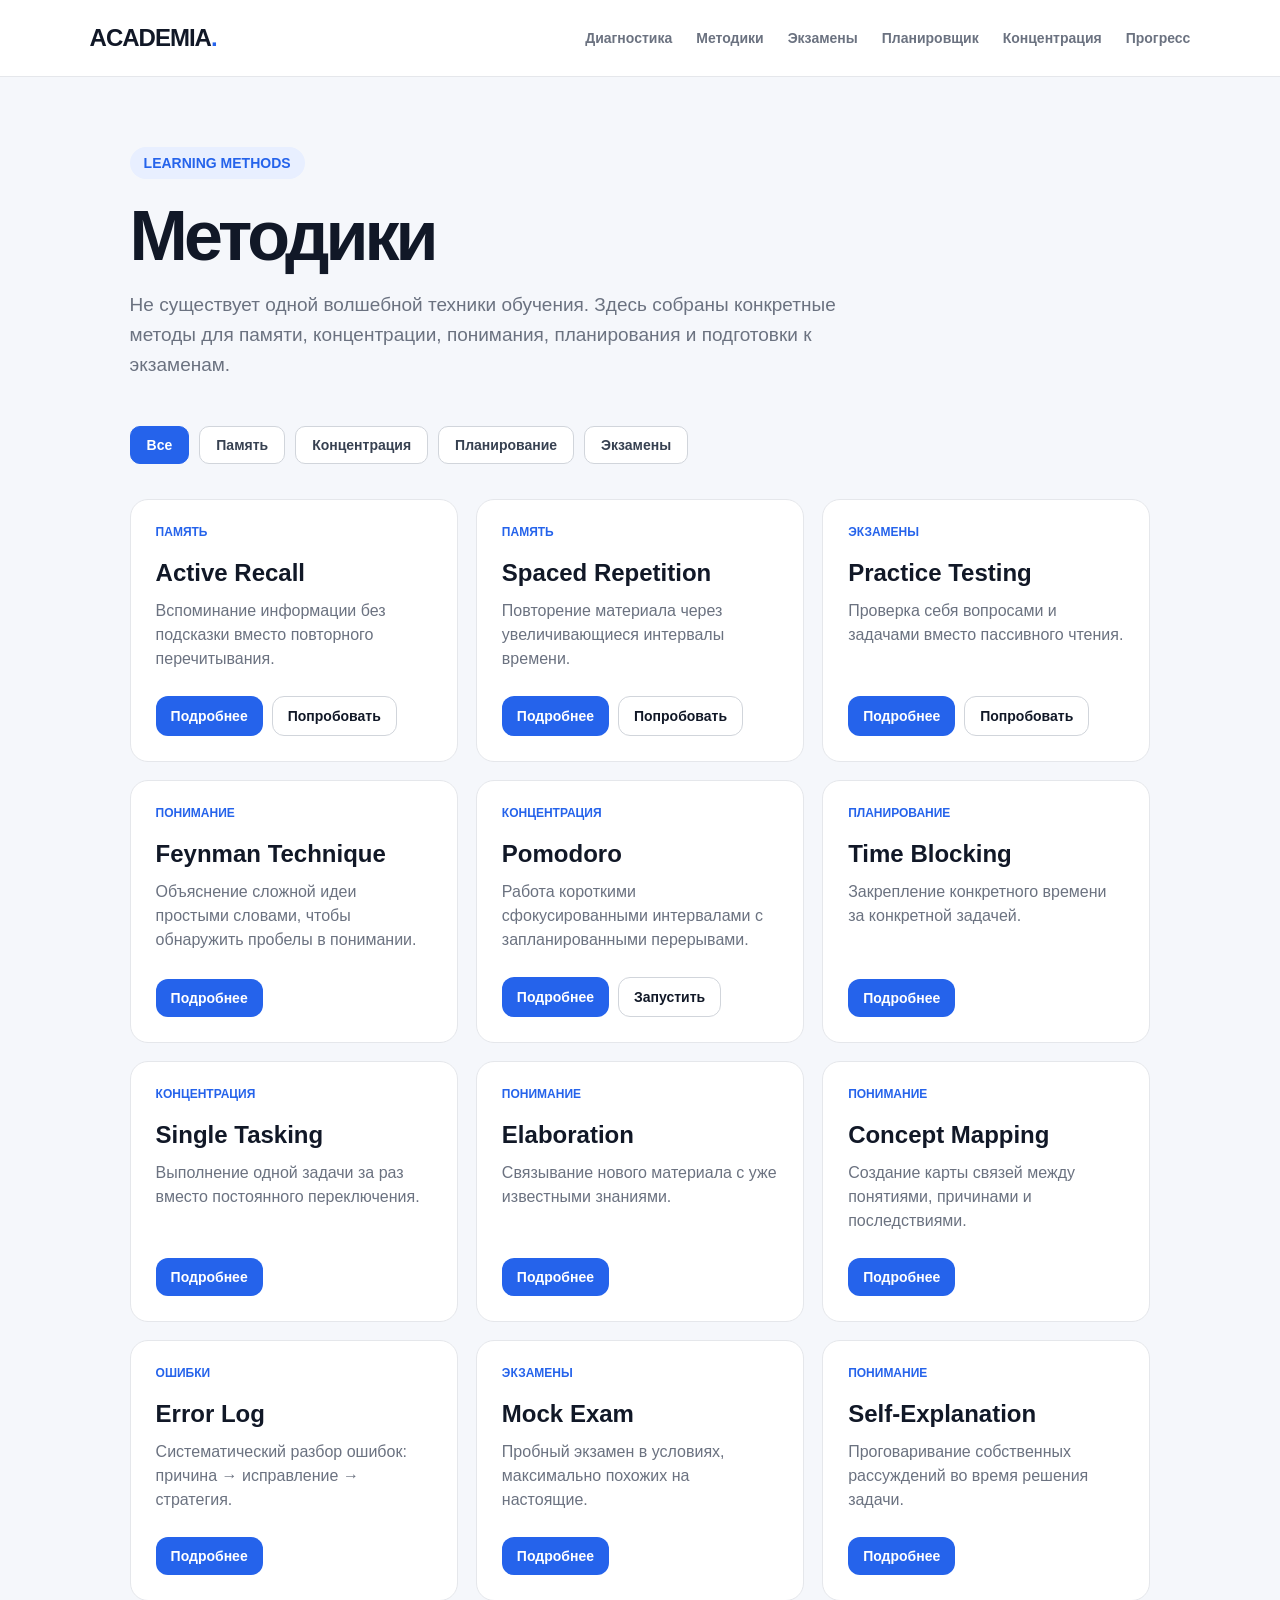
<file: pages/methods.html>
<!DOCTYPE html>
<html lang="ru">
<head>
    <meta charset="UTF-8">
    <meta name="viewport" content="width=device-width, initial-scale=1.0">

    <title>Методики — ACADEMIA</title>

    <link rel="stylesheet" href="../style.css">

    <style>
        .page-intro {
            max-width: 760px;
            margin-bottom: 45px;
        }

        .page-intro h1 {
            font-size: clamp(42px, 6vw, 70px);
            letter-spacing: -4px;
            margin-bottom: 20px;
        }

        .page-intro p {
            color: #6b7280;
            font-size: 19px;
            line-height: 1.6;
        }

        .filters {
            display: flex;
            gap: 10px;
            flex-wrap: wrap;
            margin-bottom: 35px;
        }

        .filter {
            background: white;
            color: #374151;
            border: 1px solid #d1d5db;
            padding: 10px 16px;
            border-radius: 10px;
            cursor: pointer;
            font-size: 14px;
            font-weight: 600;
        }

        .filter.active {
            background: #2563eb;
            color: white;
            border-color: #2563eb;
        }

        .methods-grid {
            display: grid;
            grid-template-columns: repeat(3, 1fr);
            gap: 18px;
        }

        .method-card {
            background: white;
            border: 1px solid #e5e7eb;
            border-radius: 18px;
            padding: 25px;
            display: flex;
            flex-direction: column;
            min-height: 260px;
            transition: 0.2s;
        }

        .method-card:hover {
            transform: translateY(-3px);
            border-color: #bfdbfe;
        }

        .method-category {
            color: #2563eb;
            font-size: 12px;
            font-weight: 800;
            text-transform: uppercase;
            margin-bottom: 20px;
        }

        .method-card h2 {
            font-size: 24px;
            margin-bottom: 12px;
        }

        .method-card p {
            color: #6b7280;
            line-height: 1.5;
            margin-bottom: 25px;
        }

        .method-actions {
            margin-top: auto;
            display: flex;
            gap: 9px;
        }

        .method-actions button {
            padding: 11px 15px;
            font-size: 14px;
        }

        .details {
            display: none;
            margin-top: 40px;
            background: white;
            border: 1px solid #e5e7eb;
            border-radius: 22px;
            padding: 35px;
        }

        .details.visible {
            display: block;
        }

        .details-top {
            display: flex;
            justify-content: space-between;
            gap: 20px;
            margin-bottom: 30px;
        }

        .details h2 {
            font-size: 34px;
            margin-bottom: 10px;
        }

        .close-btn {
            background: #f3f4f6;
            color: #111827;
            padding: 10px 14px;
            height: fit-content;
        }

        .details-grid {
            display: grid;
            grid-template-columns: repeat(2, 1fr);
            gap: 25px;
        }

        .detail-block {
            padding: 22px;
            background: #f8fafc;
            border-radius: 15px;
        }

        .detail-block h3 {
            margin-bottom: 10px;
            font-size: 17px;
        }

        .detail-block p,
        .detail-block li {
            color: #4b5563;
            line-height: 1.6;
        }

        .detail-block ul {
            padding-left: 20px;
        }

        .pomodoro {
            margin-top: 40px;
            padding: 30px;
            border-radius: 20px;
            background: #111827;
            color: white;
            text-align: center;
        }

        .pomodoro h2 {
            margin-bottom: 8px;
        }

        .timer {
            font-size: 76px;
            font-weight: 800;
            letter-spacing: -4px;
            margin: 20px 0;
            font-variant-numeric: tabular-nums;
        }

        .timer-mode {
            color: #9ca3af;
            margin-bottom: 20px;
        }

        .timer-controls {
            display: flex;
            justify-content: center;
            gap: 10px;
            flex-wrap: wrap;
        }

        .timer-controls button {
            background: white;
            color: #111827;
        }

        .timer-controls button.secondary {
            background: #374151;
            color: white;
            border: none;
        }

        .mode-buttons {
            margin-top: 20px;
            display: flex;
            justify-content: center;
            gap: 8px;
            flex-wrap: wrap;
        }

        .mode-buttons button {
            padding: 9px 13px;
            font-size: 13px;
            background: #374151;
            color: white;
        }

        @media (max-width: 900px) {
            .methods-grid {
                grid-template-columns: repeat(2, 1fr);
            }

            .details-grid {
                grid-template-columns: 1fr;
            }
        }

        @media (max-width: 650px) {
            .methods-grid {
                grid-template-columns: 1fr;
            }

            .details {
                padding: 22px;
            }

            .details-top {
                flex-direction: column;
            }

            .timer {
                font-size: 58px;
            }
        }
    </style>
</head>

<body>

<header>
    <a href="../index.html" class="logo">
        ACADEMIA<span>.</span>
    </a>

    <nav>
        <a href="diagnostic.html">Диагностика</a>
        <a href="methods.html">Методики</a>
        <a href="exams.html">Экзамены</a>
        <a href="planner.html">Планировщик</a>
        <a href="pages/focus.html">Концентрация</a>
        <a href="progress.html">Прогресс</a>
    </nav>
</header>

<main>

    <section class="page-intro">
        <div class="badge">LEARNING METHODS</div>

        <h1>Методики</h1>

        <p>
            Не существует одной волшебной техники обучения.
            Здесь собраны конкретные методы для памяти,
            концентрации, понимания, планирования и подготовки
            к экзаменам.
        </p>
    </section>


    <div class="filters">
        <button class="filter active" onclick="filterMethods('all', this)">
            Все
        </button>

        <button class="filter" onclick="filterMethods('memory', this)">
            Память
        </button>

        <button class="filter" onclick="filterMethods('focus', this)">
            Концентрация
        </button>

        <button class="filter" onclick="filterMethods('planning', this)">
            Планирование
        </button>

        <button class="filter" onclick="filterMethods('exam', this)">
            Экзамены
        </button>
    </div>


    <section class="methods-grid">

        <article class="method-card" data-category="memory">
            <div class="method-category">Память</div>
            <h2>Active Recall</h2>
            <p>
                Вспоминание информации без подсказки
                вместо повторного перечитывания.
            </p>

            <div class="method-actions">
                <button onclick="showMethod('recall')">
                    Подробнее
                </button>
                <button class="secondary" onclick="alert('Мини-практика Active Recall появится здесь')">
                    Попробовать
                </button>
            </div>
        </article>


        <article class="method-card" data-category="memory">
            <div class="method-category">Память</div>
            <h2>Spaced Repetition</h2>
            <p>
                Повторение материала через увеличивающиеся
                интервалы времени.
            </p>

            <div class="method-actions">
                <button onclick="showMethod('spaced')">
                    Подробнее
                </button>
                <button class="secondary" onclick="alert('Тренажёр повторений появится здесь')">
                    Попробовать
                </button>
            </div>
        </article>


        <article class="method-card" data-category="exam">
            <div class="method-category">Экзамены</div>
            <h2>Practice Testing</h2>
            <p>
                Проверка себя вопросами и задачами
                вместо пассивного чтения.
            </p>

            <div class="method-actions">
                <button onclick="showMethod('testing')">
                    Подробнее
                </button>
                <button class="secondary" onclick="alert('Мини-тест появится здесь')">
                    Попробовать
                </button>
            </div>
        </article>


        <article class="method-card" data-category="memory">
            <div class="method-category">Понимание</div>
            <h2>Feynman Technique</h2>
            <p>
                Объяснение сложной идеи простыми словами,
                чтобы обнаружить пробелы в понимании.
            </p>

            <div class="method-actions">
                <button onclick="showMethod('feynman')">
                    Подробнее
                </button>
            </div>
        </article>


        <article class="method-card" data-category="focus">
            <div class="method-category">Концентрация</div>
            <h2>Pomodoro</h2>
            <p>
                Работа короткими сфокусированными интервалами
                с запланированными перерывами.
            </p>

            <div class="method-actions">
                <button onclick="showMethod('pomodoro')">
                    Подробнее
                </button>
                <button onclick="showPomodoro()" class="secondary">
                    Запустить
                </button>
            </div>
        </article>


        <article class="method-card" data-category="planning">
            <div class="method-category">Планирование</div>
            <h2>Time Blocking</h2>
            <p>
                Закрепление конкретного времени
                за конкретной задачей.
            </p>

            <div class="method-actions">
                <button onclick="showMethod('blocking')">
                    Подробнее
                </button>
            </div>
        </article>


        <article class="method-card" data-category="focus">
            <div class="method-category">Концентрация</div>
            <h2>Single Tasking</h2>
            <p>
                Выполнение одной задачи за раз
                вместо постоянного переключения.
            </p>

            <div class="method-actions">
                <button onclick="showMethod('single')">
                    Подробнее
                </button>
            </div>
        </article>


        <article class="method-card" data-category="memory">
            <div class="method-category">Понимание</div>
            <h2>Elaboration</h2>
            <p>
                Связывание нового материала
                с уже известными знаниями.
            </p>

            <div class="method-actions">
                <button onclick="showMethod('elaboration')">
                    Подробнее
                </button>
            </div>
        </article>


        <article class="method-card" data-category="memory">
            <div class="method-category">Понимание</div>
            <h2>Concept Mapping</h2>
            <p>
                Создание карты связей между понятиями,
                причинами и последствиями.
            </p>

            <div class="method-actions">
                <button onclick="showMethod('mapping')">
                    Подробнее
                </button>
            </div>
        </article>


        <article class="method-card" data-category="exam">
            <div class="method-category">Ошибки</div>
            <h2>Error Log</h2>
            <p>
                Систематический разбор ошибок:
                причина → исправление → стратегия.
            </p>

            <div class="method-actions">
                <button onclick="showMethod('errors')">
                    Подробнее
                </button>
            </div>
        </article>


        <article class="method-card" data-category="exam">
            <div class="method-category">Экзамены</div>
            <h2>Mock Exam</h2>
            <p>
                Пробный экзамен в условиях,
                максимально похожих на настоящие.
            </p>

            <div class="method-actions">
                <button onclick="showMethod('mock')">
                    Подробнее
                </button>
            </div>
        </article>


        <article class="method-card" data-category="memory">
            <div class="method-category">Понимание</div>
            <h2>Self-Explanation</h2>
            <p>
                Проговаривание собственных рассуждений
                во время решения задачи.
            </p>

            <div class="method-actions">
                <button onclick="showMethod('self')">
                    Подробнее
                </button>
            </div>
        </article>

    </section>


    <section id="details" class="details">

        <div class="details-top">
            <div>
                <div class="badge" id="detailCategory">
                    METHOD
                </div>

                <h2 id="detailTitle">Методика</h2>

                <p id="detailIntro"></p>
            </div>

            <button class="close-btn" onclick="closeDetails()">
                Закрыть
            </button>
        </div>


        <div class="details-grid">

            <div class="detail-block">
                <h3>Что это?</h3>
                <p id="what"></p>
            </div>

            <div class="detail-block">
                <h3>Почему это может работать?</h3>
                <p id="why"></p>
            </div>

            <div class="detail-block">
                <h3>Когда применять?</h3>
                <p id="when"></p>
            </div>

            <div class="detail-block">
                <h3>Когда не стоит?</h3>
                <p id="notWhen"></p>
            </div>

            <div class="detail-block">
                <h3>Как делать?</h3>
                <ul id="steps"></ul>
            </div>

            <div class="detail-block">
                <h3>Пример из школы</h3>
                <p id="example"></p>
            </div>

            <div class="detail-block">
                <h3>Типичные ошибки</h3>
                <p id="mistakes"></p>
            </div>

        </div>


        <div id="pomodoroBox" class="pomodoro" style="display:none;">

            <h2>Focus Timer</h2>

            <div class="timer-mode" id="timerMode">
                Фокус
            </div>

            <div class="timer" id="timer">
                25:00
            </div>

            <div class="timer-controls">

                <button onclick="startTimer()">
                    Старт
                </button>

                <button class="secondary" onclick="pauseTimer()">
                    Пауза
                </button>

                <button class="secondary" onclick="resetTimer()">
                    Сбросить
                </button>

            </div>

            <div class="mode-buttons">

                <button onclick="setTimer(25, 5)">
                    25 / 5
                </button>

                <button onclick="setTimer(50, 10)">
                    50 / 10
                </button>

                <button onclick="setTimer(90, 20)">
                    90 / 20
                </button>

            </div>

        </div>

    </section>

</main>


<script>

const methods = {

    recall: {
        category: "Память",
        title: "Active Recall",
        intro: "Не смотри на ответ. Сначала попробуй достать информацию из памяти.",
        what: "Active Recall — это практика активного воспроизведения информации без подсказки. Вместо того чтобы снова читать параграф, ты пытаешься самостоятельно ответить на вопрос.",
        why: "Вспоминание требует от мозга восстановить информацию, а не просто узнать знакомый текст. Поэтому оно помогает заметить реальные пробелы в знаниях.",
        when: "После изучения темы, перед контрольной, при повторении терминов, формул, дат и определений.",
        notWhen: "Когда ты ещё вообще не познакомился с материалом. Сначала нужно получить базовое понимание.",
        steps: [
            "Закрой учебник или конспект.",
            "Задай себе конкретный вопрос.",
            "Ответь своими словами.",
            "Проверь ответ.",
            "Отметь, что не смог вспомнить.",
            "Повтори именно слабое место."
        ],
        example: "После изучения фотосинтеза закрой учебник и ответь: «Где происходит световая фаза фотосинтеза и что в ней образуется?»",
        mistakes: "Подглядывать слишком быстро, считать узнавание текста настоящим знанием и задавать слишком расплывчатые вопросы."
    },

    spaced: {
        category: "Память",
        title: "Spaced Repetition",
        intro: "Повторяй материал не подряд, а с интервалами.",
        what: "Spaced Repetition — распределение повторений во времени. Например: день 1 → день 2 → день 4 → день 7 → день 14.",
        why: "Интервалы заставляют тебя снова извлекать информацию после некоторого забывания, а не просто узнавать её сразу после чтения.",
        when: "Термины, определения, иностранные слова, формулы, даты и другой материал, который нужно помнить долго.",
        notWhen: "Не нужно механически повторять всё по одной схеме. Сложность материала и качество твоих ответов должны влиять на интервал.",
        steps: [
            "Создай вопрос по материалу.",
            "Проверь себя.",
            "Если ответ лёгкий — увеличь интервал.",
            "Если ошибся — повтори раньше.",
            "Периодически проверяй старый материал."
        ],
        example: "Выучил 20 биологических терминов сегодня. Завтра проверяешь их без учебника, затем через несколько дней и снова через неделю.",
        mistakes: "Повторять только чтением, использовать одинаковые интервалы для всех тем и никогда не проверять себя."
    },

    testing: {
        category: "Экзамены",
        title: "Practice Testing",
        intro: "Проверка — это часть обучения, а не только финальная оценка.",
        what: "Practice Testing — решение задач и ответы на вопросы до экзамена, желательно без подсказок.",
        why: "Ты одновременно тренируешь извлечение информации и получаешь обратную связь о том, что реально знаешь.",
        when: "Перед контрольными, экзаменами и после изучения отдельной темы.",
        notWhen: "Не стоит начинать с огромного теста, если ты ещё вообще не понимаешь тему.",
        steps: [
            "Выбери изученную тему.",
            "Убери конспект.",
            "Реши задачи или ответь на вопросы.",
            "Проверь ответы.",
            "Разбери ошибки.",
            "Повтори слабые места."
        ],
        example: "После изучения закона Ома реши 5 задач, не открывая формулы. После проверки разберись не только с неправильным ответом, но и с причиной ошибки.",
        mistakes: "Смотреть решение сразу, запоминать ответы вместо принципа и не анализировать ошибки."
    },

    feynman: {
        category: "Понимание",
        title: "Feynman Technique",
        intro: "Если не можешь объяснить просто — возможно, ты ещё не понял.",
        what: "Метод предполагает объяснение идеи простыми словами, как будто ты рассказываешь её человеку, который не знаком с темой.",
        why: "При объяснении становятся заметны места, где ты используешь термины, но не понимаешь механизм.",
        when: "Сложные темы по физике, биологии, математике, истории и другим предметам.",
        notWhen: "Не нужно упрощать настолько, чтобы потерять научную точность.",
        steps: [
            "Назови тему.",
            "Объясни её простыми словами.",
            "Отметь место, где остановился.",
            "Вернись к источнику.",
            "Уточни пробел.",
            "Объясни снова."
        ],
        example: "Объясни, почему электрический ток возникает в цепи, не используя фразу «потому что есть напряжение».",
        mistakes: "Заучивать красивый текст вместо понимания и заменять точные понятия неправильными упрощениями."
    },

    pomodoro: {
        category: "Концентрация",
        title: "Pomodoro",
        intro: "Преврати большую задачу в один конкретный сфокусированный отрезок.",
        what: "Pomodoro — работа определёнными интервалами с короткими перерывами. Классический вариант — 25 минут работы и 5 минут отдыха.",
        why: "Ограниченный отрезок снижает ощущение огромной задачи и заставляет заранее определить, чем именно ты будешь заниматься.",
        when: "Домашняя работа, повторение, решение задач, чтение, подготовка к экзамену.",
        notWhen: "25 минут — не магическое число. Если ты глубоко работаешь и остановка разрушит концентрацию, необязательно прерываться только потому, что таймер закончился.",
        steps: [
            "Выбери одну конкретную задачу.",
            "Убери очевидные отвлекающие факторы.",
            "Запусти таймер.",
            "Работай только над этой задачей.",
            "Сделай перерыв.",
            "После нескольких циклов сделай более длинный отдых."
        ],
        example: "Не «учить биологию», а «за 25 минут объяснить себе митохондрии и решить 5 вопросов по теме».",
        mistakes: "Запускать таймер без конкретной задачи, превращать пятиминутный перерыв в 40 минут соцсетей и считать 25 минут обязательным максимумом концентрации."
    },

    blocking: {
        category: "Планирование",
        title: "Time Blocking",
        intro: "Не просто записывай задачи — заранее назначай им время.",
        what: "Time Blocking — разделение дня на временные блоки, каждый из которых имеет конкретное назначение.",
        why: "Задача становится частью расписания, а не абстрактным пунктом в списке.",
        when: "Когда много предметов, дедлайнов и параллельных задач.",
        notWhen: "Не нужно планировать каждую минуту дня. Оставляй свободное время для непредвиденных дел.",
        steps: [
            "Посмотри обязательные дела.",
            "Определи свободные интервалы.",
            "Назначь задачам конкретное время.",
            "Добавь буферы.",
            "В конце дня проверь план."
        ],
        example: "16:00–16:40 — биология. 17:00–17:45 — математика. 18:00–18:25 — повторение английских слов.",
        mistakes: "Заполнять 100% дня, ставить слишком много задач и не учитывать время на отдых."
    },

    single: {
        category: "Концентрация",
        title: "Single Tasking",
        intro: "Одна задача. Один контекст. Один следующий шаг.",
        what: "Single Tasking — сознательная работа над одной задачей вместо постоянного переключения между задачами.",
        why: "Переключение внимания имеет стоимость: часть ресурсов уходит на возвращение к предыдущему контексту.",
        when: "При решении сложных задач, чтении, написании текста и изучении новой темы.",
        notWhen: "Не означает, что весь день нужно заниматься только одним предметом.",
        steps: [
            "Выбери одну задачу.",
            "Закрой ненужные вкладки.",
            "Убери телефон.",
            "Определи результат.",
            "Работай до завершения блока."
        ],
        example: "Вместо «математика + Telegram + YouTube + музыка с текстом» — 30 минут только решение задач.",
        mistakes: "Считать многозадачностью обычные короткие переключения и постоянно проверять уведомления."
    },

    elaboration: {
        category: "Понимание",
        title: "Elaboration",
        intro: "Связывай новую информацию с тем, что уже знаешь.",
        what: "Elaboration — создание дополнительных связей и объяснений вокруг нового факта.",
        why: "Чем больше осмысленных связей у знания, тем больше путей, через которые его можно восстановить.",
        when: "При изучении новых понятий и процессов.",
        notWhen: "Не нужно придумывать сложные связи ради самих связей.",
        steps: [
            "Назови новый факт.",
            "Спроси «почему?» или «как это связано?»",
            "Свяжи его с известным примером.",
            "Объясни связь своими словами."
        ],
        example: "Изучая митохондрии, свяжи их функцию с потребностью мышечных клеток в энергии.",
        mistakes: "Создавать случайные ассоциации и путать аналогию с научным объяснением."
    },

    mapping: {
        category: "Понимание",
        title: "Concept Mapping",
        intro: "Покажи не только понятия, но и связи между ними.",
        what: "Concept Map — визуальная схема, где понятия соединяются линиями и подписанными связями.",
        why: "Она заставляет определить отношения между идеями, а не просто выписать список терминов.",
        when: "Большие темы с множеством взаимосвязей.",
        notWhen: "Для короткого списка из пяти несвязанных терминов карта может быть лишней.",
        steps: [
            "Запиши центральное понятие.",
            "Добавь связанные идеи.",
            "Соедини их.",
            "Подпиши тип связи.",
            "Проверь, нет ли противоречий."
        ],
        example: "Для темы «Экосистема» связать продуцентов, консументов, редуцентов, поток энергии и круговорот веществ.",
        mistakes: "Превращать карту в красивую картинку без реальных связей."
    },

    errors: {
        category: "Ошибки",
        title: "Error Log",
        intro: "Ошибка должна превращаться в информацию о том, что изменить.",
        what: "Error Log — журнал ошибок, в котором фиксируется не только неправильный ответ, но и причина ошибки.",
        why: "Одинаковая ошибка может повторяться, пока ты не понял механизм её возникновения.",
        when: "После задач, тестов, контрольных и пробных экзаменов.",
        notWhen: "Не нужно записывать каждую мелкую описку как отдельную большую проблему.",
        steps: [
            "Запиши ошибку.",
            "Запиши правильный ответ.",
            "Определи причину.",
            "Объясни правильный способ.",
            "Придумай, как заметить эту ошибку в будущем."
        ],
        example: "Физика: получил неправильный ответ из-за перевода сантиметров в метры. В журнале фиксируешь причину и правило проверки единиц.",
        mistakes: "Просто переписывать правильное решение без анализа причины."
    },

    mock: {
        category: "Экзамены",
        title: "Mock Exam",
        intro: "Пробный экзамен должен проверять готовность, а не просто давать чувство подготовки.",
        what: "Mock Exam — полноценная имитация экзамена с ограничением времени и минимальным количеством подсказок.",
        why: "Ты тренируешь не только знания, но и управление временем, вниманием и стрессом в условиях, похожих на реальные.",
        when: "На позднем этапе подготовки, когда основные темы уже изучены.",
        notWhen: "Не имеет смысла делать полноценный пробник каждый день с самого начала подготовки.",
        steps: [
            "Выбери подходящий вариант.",
            "Создай реальные условия.",
            "Работай без подсказок.",
            "Соблюдай время.",
            "Проверь работу.",
            "Разбери ошибки."
        ],
        example: "За несколько дней до контрольной решить полный вариант за отведённое время, затем распределить ошибки по темам.",
        mistakes: "Проверять ответы во время решения и считать сам результат важнее анализа ошибок."
    },

    self: {
        category: "Понимание",
        title: "Self-Explanation",
        intro: "Проговаривай собственные шаги рассуждения.",
        what: "Self-Explanation — объяснение самому себе, почему каждый следующий шаг решения имеет смысл.",
        why: "Это помогает обнаружить скачки в логике и скрытые предположения.",
        when: "При решении задач и изучении процессов.",
        notWhen: "Не обязательно проговаривать абсолютно каждую очевидную операцию.",
        steps: [
            "Назови, что известно.",
            "Назови, что нужно найти.",
            "Объясни следующий шаг.",
            "Проверь, почему он допустим.",
            "Продолжи решение."
        ],
        example: "При решении физической задачи объясняй не только формулу, но и почему именно эту формулу можно применить.",
        mistakes: "Механически проговаривать действия, не проверяя их смысл."
    }

};


function showMethod(id) {

    const method = methods[id];

    document.getElementById("details").classList.add("visible");

    document.getElementById("detailCategory").textContent = method.category;
    document.getElementById("detailTitle").textContent = method.title;
    document.getElementById("detailIntro").textContent = method.intro;

    document.getElementById("what").textContent = method.what;
    document.getElementById("why").textContent = method.why;
    document.getElementById("when").textContent = method.when;
    document.getElementById("notWhen").textContent = method.notWhen;
    document.getElementById("example").textContent = method.example;
    document.getElementById("mistakes").textContent = method.mistakes;

    const steps = document.getElementById("steps");

    steps.innerHTML = "";

    method.steps.forEach(step => {
        const li = document.createElement("li");
        li.textContent = step;
        steps.appendChild(li);
    });

    document.getElementById("pomodoroBox").style.display =
        id === "pomodoro" ? "block" : "none";

    document.getElementById("details").scrollIntoView({
        behavior: "smooth",
        block: "start"
    });
}


function closeDetails() {
    document.getElementById("details").classList.remove("visible");
}


function showPomodoro() {
    showMethod("pomodoro");
}


function filterMethods(category, button) {

    document.querySelectorAll(".filter").forEach(btn => {
        btn.classList.remove("active");
    });

    button.classList.add("active");

    document.querySelectorAll(".method-card").forEach(card => {

        if (category === "all" || card.dataset.category === category) {
            card.style.display = "flex";
        } else {
            card.style.display = "none";
        }

    });
}


/* POMODORO */

let workMinutes = 25;
let breakMinutes = 5;

let secondsLeft = workMinutes * 60;
let timerInterval = null;
let isRunning = false;
let isWorkMode = true;


function updateTimer() {

    const minutes = Math.floor(secondsLeft / 60);
    const seconds = secondsLeft % 60;

    document.getElementById("timer").textContent =
        String(minutes).padStart(2, "0") +
        ":" +
        String(seconds).padStart(2, "0");
}


function startTimer() {

    if (isRunning) return;

    isRunning = true;

    timerInterval = setInterval(() => {

        secondsLeft--;

        updateTimer();

        if (secondsLeft <= 0) {

            clearInterval(timerInterval);

            isRunning = false;

            if (isWorkMode) {

                isWorkMode = false;
                secondsLeft = breakMinutes * 60;

                document.getElementById("timerMode").textContent =
                    "Перерыв";

                alert("Фокус завершён. Время сделать перерыв.");

            } else {

                isWorkMode = true;
                secondsLeft = workMinutes * 60;

                document.getElementById("timerMode").textContent =
                    "Фокус";

                alert("Перерыв завершён. Можно возвращаться к работе.");
            }

            updateTimer();
        }

    }, 1000);
}


function pauseTimer() {

    clearInterval(timerInterval);

    isRunning = false;
}


function resetTimer() {

    clearInterval(timerInterval);

    isRunning = false;
    isWorkMode = true;

    secondsLeft = workMinutes * 60;

    document.getElementById("timerMode").textContent =
        "Фокус";

    updateTimer();
}


function setTimer(work, breakTime) {

    workMinutes = work;
    breakMinutes = breakTime;

    resetTimer();
}


updateTimer();

</script>

</body>
</html>
</file>
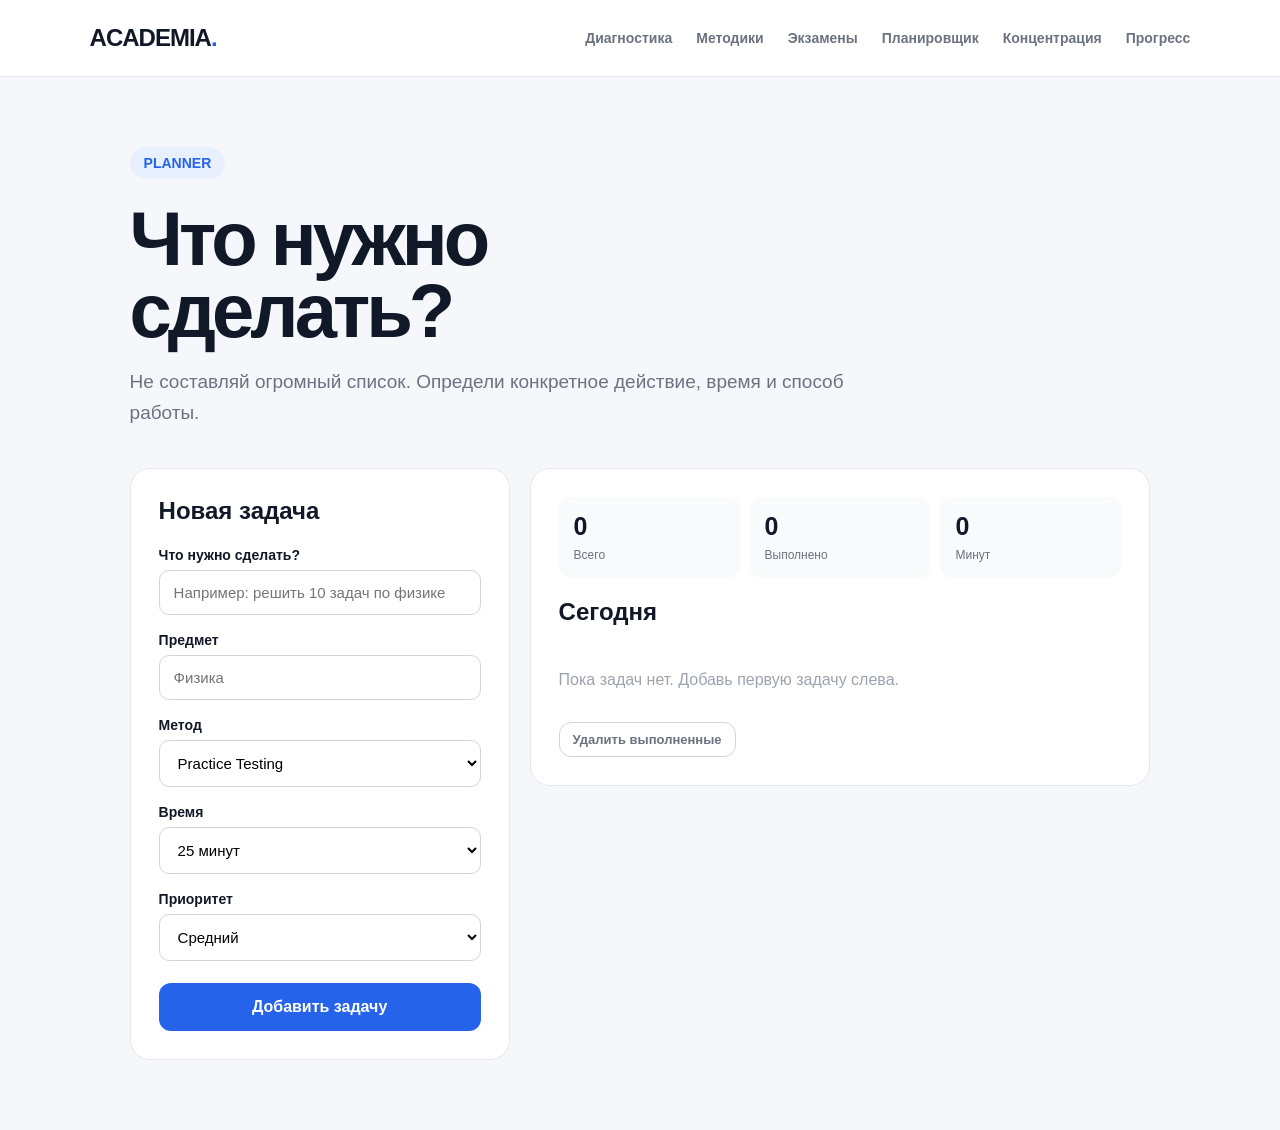
<file: pages/planner.html>
<!DOCTYPE html>
<html lang="ru">
<head>
    <meta charset="UTF-8">
    <meta name="viewport" content="width=device-width, initial-scale=1.0">

    <title>Планировщик — ACADEMIA</title>

    <link rel="stylesheet" href="../style.css">

    <style>
        .page-intro {
            max-width: 750px;
            margin-bottom: 40px;
        }

        .page-intro h1 {
            font-size: clamp(44px, 7vw, 76px);
            line-height: .95;
            letter-spacing: -4px;
            margin-bottom: 20px;
        }

        .page-intro p {
            color: #6b7280;
            font-size: 19px;
            line-height: 1.6;
        }

        .planner-grid {
            display: grid;
            grid-template-columns: 380px 1fr;
            gap: 20px;
            align-items: start;
        }

        .panel {
            background: white;
            border: 1px solid #e5e7eb;
            border-radius: 20px;
            padding: 28px;
        }

        .panel h2 {
            font-size: 24px;
            margin-bottom: 22px;
        }

        label {
            display: block;
            font-size: 14px;
            font-weight: 700;
            margin-bottom: 7px;
        }

        input,
        select {
            width: 100%;
            padding: 13px 14px;
            border: 1px solid #d1d5db;
            border-radius: 10px;
            margin-bottom: 17px;
            font-size: 15px;
            background: white;
        }

        .add-button {
            width: 100%;
            margin-top: 5px;
        }

        .task {
            display: grid;
            grid-template-columns: 24px 1fr auto;
            gap: 13px;
            align-items: start;
            padding: 17px;
            border: 1px solid #e5e7eb;
            border-radius: 14px;
            margin-bottom: 10px;
            transition: .2s;
        }

        .task.completed {
            opacity: .55;
        }

        .task.completed .task-title {
            text-decoration: line-through;
        }

        .task-check {
            width: 19px;
            height: 19px;
            margin: 3px 0 0;
            accent-color: #2563eb;
        }

        .task-title {
            font-weight: 700;
            margin-bottom: 5px;
        }

        .task-info {
            color: #6b7280;
            font-size: 13px;
            line-height: 1.5;
        }

        .priority {
            font-size: 11px;
            font-weight: 800;
            padding: 5px 8px;
            border-radius: 6px;
            background: #e8efff;
            color: #2563eb;
            white-space: nowrap;
        }

        .delete {
            background: #f3f4f6;
            color: #6b7280;
            padding: 7px 9px;
            font-size: 13px;
            margin-top: 7px;
        }

        .stats {
            display: flex;
            gap: 10px;
            margin-bottom: 20px;
        }

        .stat {
            flex: 1;
            background: #f8fafc;
            border-radius: 12px;
            padding: 15px;
        }

        .stat strong {
            display: block;
            font-size: 25px;
            margin-bottom: 4px;
        }

        .stat span {
            color: #6b7280;
            font-size: 12px;
        }

        .empty {
            color: #9ca3af;
            line-height: 1.5;
            padding: 20px 0;
        }

        .clear {
            background: white;
            color: #6b7280;
            border: 1px solid #d1d5db;
            font-size: 13px;
            padding: 9px 13px;
            margin-top: 10px;
        }

        @media (max-width: 850px) {
            .planner-grid {
                grid-template-columns: 1fr;
            }
        }

        @media (max-width: 500px) {
            .stats {
                flex-direction: column;
            }
        }
    </style>
</head>

<body>

<header>

    <a href="../index.html" class="logo">
        ACADEMIA<span>.</span>
    </a>

    <nav>
        <a href="diagnostic.html">Диагностика</a>
        <a href="methods.html">Методики</a>
        <a href="exams.html">Экзамены</a>
        <a href="planner.html">Планировщик</a>
        <a href="pages/focus.html">Концентрация</a>
        <a href="progress.html">Прогресс</a>
    </nav>

</header>


<main>

    <section class="page-intro">

        <div class="badge">
            PLANNER
        </div>

        <h1>
            Что нужно<br>
            сделать?
        </h1>

        <p>
            Не составляй огромный список.
            Определи конкретное действие, время и способ работы.
        </p>

    </section>


    <div class="planner-grid">


        <!-- ДОБАВЛЕНИЕ -->

        <section class="panel">

            <h2>
                Новая задача
            </h2>

            <label>
                Что нужно сделать?
            </label>

            <input
                id="taskInput"
                type="text"
                placeholder="Например: решить 10 задач по физике"
            >


            <label>
                Предмет
            </label>

            <input
                id="subjectInput"
                type="text"
                placeholder="Физика"
            >


            <label>
                Метод
            </label>

            <select id="methodInput">

                <option>
                    Practice Testing
                </option>

                <option>
                    Active Recall
                </option>

                <option>
                    Feynman Technique
                </option>

                <option>
                    Pomodoro
                </option>

                <option>
                    Error Log
                </option>

                <option>
                    Spaced Repetition
                </option>

                <option>
                    Обычная работа
                </option>

            </select>


            <label>
                Время
            </label>

            <select id="durationInput">

                <option value="15">
                    15 минут
                </option>

                <option value="25" selected>
                    25 минут
                </option>

                <option value="40">
                    40 минут
                </option>

                <option value="50">
                    50 минут
                </option>

                <option value="60">
                    1 час
                </option>

                <option value="90">
                    1,5 часа
                </option>

            </select>


            <label>
                Приоритет
            </label>

            <select id="priorityInput">

                <option value="Высокий">
                    Высокий
                </option>

                <option value="Средний" selected>
                    Средний
                </option>

                <option value="Низкий">
                    Низкий
                </option>

            </select>


            <button
                class="add-button"
                onclick="addTask()"
            >
                Добавить задачу
            </button>

        </section>



        <!-- ЗАДАЧИ -->

        <section class="panel">

            <div class="stats">

                <div class="stat">
                    <strong id="totalCount">0</strong>
                    <span>Всего</span>
                </div>

                <div class="stat">
                    <strong id="doneCount">0</strong>
                    <span>Выполнено</span>
                </div>

                <div class="stat">
                    <strong id="timeCount">0</strong>
                    <span>Минут</span>
                </div>

            </div>


            <h2>
                Сегодня
            </h2>


            <div id="taskList">

                <p class="empty">
                    Пока задач нет.
                    Добавь первую задачу слева.
                </p>

            </div>


            <button
                class="clear"
                onclick="clearCompleted()"
            >
                Удалить выполненные
            </button>

        </section>

    </div>

</main>



<script>

let tasks = JSON.parse(
    localStorage.getItem("academiaTasks") || "[]"
);



function saveTasks() {

    localStorage.setItem(
        "academiaTasks",
        JSON.stringify(tasks)
    );

}



function addTask() {

    const title =
        document.getElementById("taskInput")
        .value
        .trim();

    const subject =
        document.getElementById("subjectInput")
        .value
        .trim();

    const method =
        document.getElementById("methodInput")
        .value;

    const duration =
        Number(
            document.getElementById("durationInput")
            .value
        );

    const priority =
        document.getElementById("priorityInput")
        .value;


    if (title === "") {

        alert("Напиши, что нужно сделать.");

        return;
    }


    const task = {

        id: Date.now(),

        title: title,

        subject:
            subject || "Без предмета",

        method: method,

        duration: duration,

        priority: priority,

        completed: false

    };


    tasks.push(task);

    saveTasks();

    renderTasks();


    document.getElementById("taskInput")
        .value = "";

}



function toggleTask(id) {

    tasks = tasks.map(function(task) {

        if (task.id === id) {

            return {
                ...task,
                completed: !task.completed
            };

        }

        return task;

    });


    saveTasks();

    renderTasks();

}



function deleteTask(id) {

    tasks =
        tasks.filter(function(task) {
            return task.id !== id;
        });


    saveTasks();

    renderTasks();

}



function clearCompleted() {

    tasks =
        tasks.filter(function(task) {
            return !task.completed;
        });


    saveTasks();

    renderTasks();

}



function renderTasks() {

    const list =
        document.getElementById("taskList");

    const total =
        tasks.length;

    const done =
        tasks.filter(function(task) {
            return task.completed;
        }).length;

    const minutes =
        tasks.reduce(function(sum, task) {
            return sum + task.duration;
        }, 0);


    document.getElementById("totalCount")
        .textContent = total;

    document.getElementById("doneCount")
        .textContent = done;

    document.getElementById("timeCount")
        .textContent = minutes;


    if (tasks.length === 0) {

        list.innerHTML =
            "<p class='empty'>Пока задач нет. Добавь первую задачу слева.</p>";

        return;
    }


    list.innerHTML = "";


    tasks.forEach(function(task) {

        const item =
            document.createElement("div");

        item.className =
            "task" +
            (task.completed ? " completed" : "");


        item.innerHTML = `

            <input
                class="task-check"
                type="checkbox"
                ${task.completed ? "checked" : ""}
            >

            <div>

                <div class="task-title">
                    ${escapeHTML(task.title)}
                </div>

                <div class="task-info">
                    ${escapeHTML(task.subject)}
                    · ${escapeHTML(task.method)}
                    · ${task.duration} мин.
                </div>

            </div>

            <div>

                <div class="priority">
                    ${escapeHTML(task.priority)}
                </div>

                <button
                    class="delete"
                    type="button"
                >
                    Удалить
                </button>

            </div>
        `;


        item.querySelector(".task-check")
            .addEventListener(
                "change",
                function() {
                    toggleTask(task.id);
                }
            );


        item.querySelector(".delete")
            .addEventListener(
                "click",
                function() {
                    deleteTask(task.id);
                }
            );


        list.appendChild(item);

    });

}



function escapeHTML(text) {

    return text
        .replaceAll("&", "&amp;")
        .replaceAll("<", "&lt;")
        .replaceAll(">", "&gt;")
        .replaceAll('"', "&quot;")
        .replaceAll("'", "&#039;");

}



renderTasks();

</script>

</body>
</html>
</file>
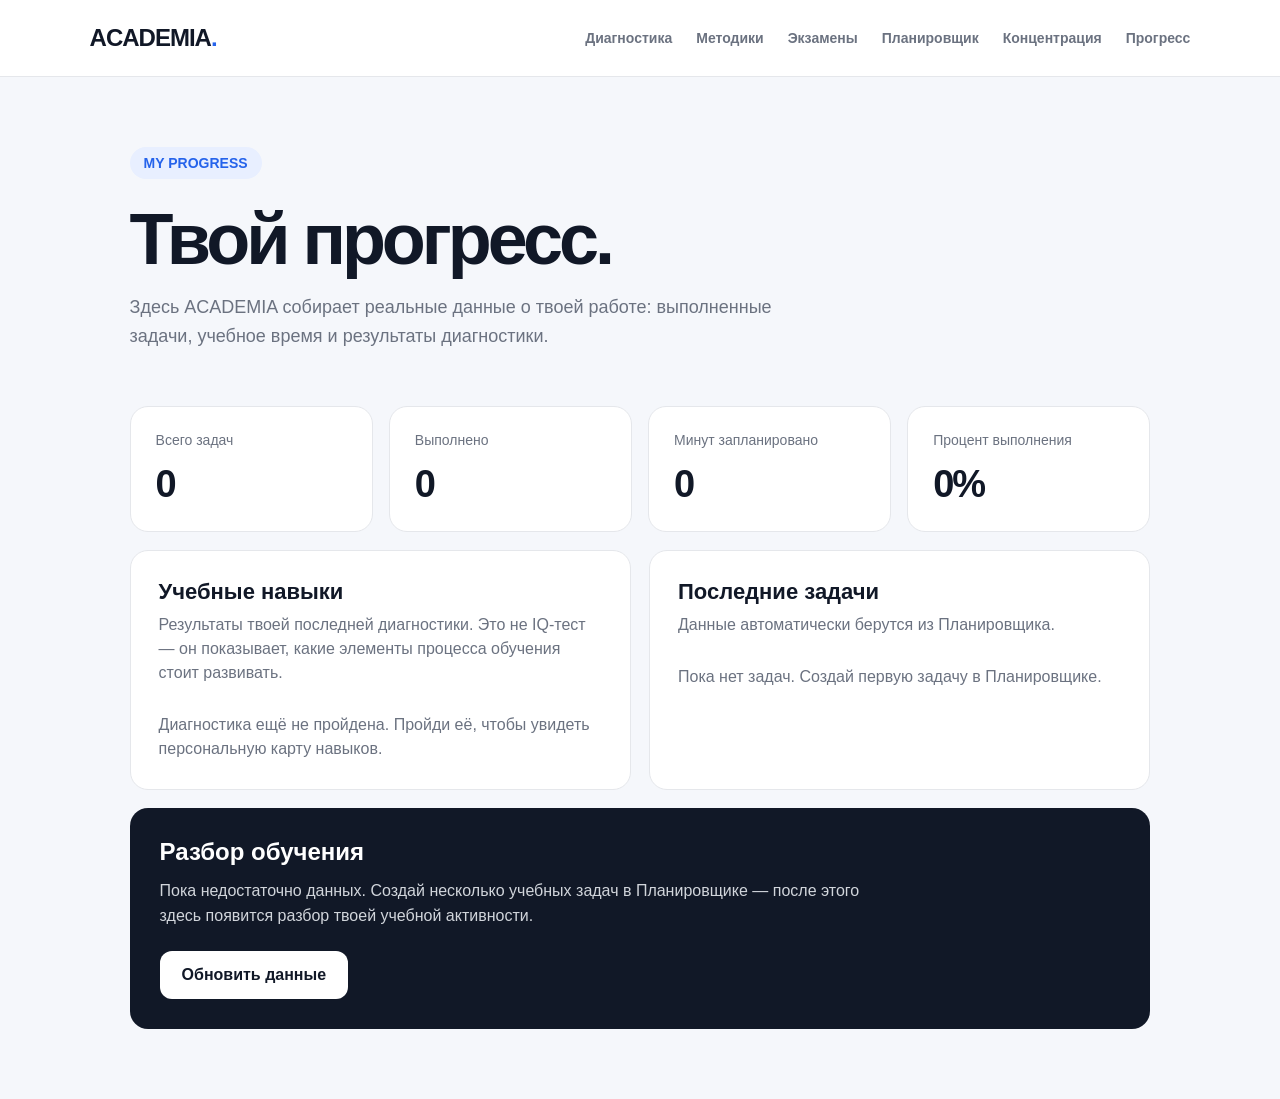
<file: pages/progress.html>
<!DOCTYPE html>
<html lang="ru">
<head>
    <meta charset="UTF-8">
    <meta name="viewport" content="width=device-width, initial-scale=1.0">

    <title>ACADEMIA — Прогресс</title>

    <link rel="stylesheet" href="../style.css">

    <style>
        .page-title {
            font-size: clamp(42px, 7vw, 72px);
            letter-spacing: -4px;
            line-height: 1;
            margin-bottom: 18px;
        }

        .page-subtitle {
            color: #6b7280;
            font-size: 18px;
            line-height: 1.6;
            max-width: 680px;
        }

        .stats {
            display: grid;
            grid-template-columns: repeat(4, 1fr);
            gap: 16px;
            margin-top: 55px;
        }

        .stat {
            background: white;
            border: 1px solid #e5e7eb;
            border-radius: 18px;
            padding: 25px;
        }

        .stat-label {
            color: #6b7280;
            font-size: 14px;
            margin-bottom: 15px;
        }

        .stat-value {
            font-size: 38px;
            font-weight: 800;
            letter-spacing: -2px;
        }

        .content-grid {
            display: grid;
            grid-template-columns: 1fr 1fr;
            gap: 18px;
            margin-top: 18px;
        }

        .panel {
            background: white;
            border: 1px solid #e5e7eb;
            border-radius: 18px;
            padding: 28px;
        }

        .panel h2 {
            font-size: 22px;
            margin-bottom: 8px;
        }

        .panel-description {
            color: #6b7280;
            line-height: 1.5;
            margin-bottom: 28px;
        }

        .skill {
            margin-bottom: 22px;
        }

        .skill:last-child {
            margin-bottom: 0;
        }

        .skill-top {
            display: flex;
            justify-content: space-between;
            margin-bottom: 8px;
            font-size: 14px;
            font-weight: 700;
        }

        .bar {
            height: 9px;
            background: #edf0f5;
            border-radius: 10px;
            overflow: hidden;
        }

        .bar-fill {
            height: 100%;
            background: #2563eb;
            border-radius: 10px;
            transition: width 0.5s;
        }

        .task-list {
            display: flex;
            flex-direction: column;
            gap: 10px;
        }

        .task {
            padding: 15px;
            border: 1px solid #e5e7eb;
            border-radius: 12px;
            display: flex;
            justify-content: space-between;
            align-items: center;
            gap: 15px;
        }

        .task-name {
            font-weight: 700;
        }

        .task-meta {
            color: #6b7280;
            font-size: 13px;
            margin-top: 5px;
        }

        .status {
            font-size: 12px;
            font-weight: 700;
            padding: 6px 9px;
            border-radius: 8px;
            white-space: nowrap;
        }

        .done {
            background: #e8f7ee;
            color: #16834b;
        }

        .pending {
            background: #fff5df;
            color: #a16207;
        }

        .review {
            margin-top: 18px;
            background: #111827;
            color: white;
            border-radius: 18px;
            padding: 30px;
        }

        .review h2 {
            font-size: 24px;
            margin-bottom: 12px;
        }

        .review p {
            color: #d1d5db;
            line-height: 1.6;
            max-width: 700px;
        }

        .review button {
            margin-top: 22px;
            background: white;
            color: #111827;
        }

        .empty {
            color: #6b7280;
            line-height: 1.5;
        }

        @media (max-width: 900px) {
            .stats {
                grid-template-columns: repeat(2, 1fr);
            }

            .content-grid {
                grid-template-columns: 1fr;
            }
        }

        @media (max-width: 600px) {
            .stats {
                grid-template-columns: 1fr 1fr;
            }

            .stat-value {
                font-size: 30px;
            }
        }
    </style>
</head>

<body>

<header>
    <a href="../index.html" class="logo">
        ACADEMIA<span>.</span>
    </a>

    <nav>
        <a href="diagnostic.html">Диагностика</a>
        <a href="methods.html">Методики</a>
        <a href="exams.html">Экзамены</a>
        <a href="planner.html">Планировщик</a>
        <a href="pages/focus.html">Концентрация</a>
        <a href="progress.html">Прогресс</a>
    </nav>
</header>

<main>

    <div class="badge">MY PROGRESS</div>

    <h1 class="page-title">Твой прогресс.</h1>

    <p class="page-subtitle">
        Здесь ACADEMIA собирает реальные данные о твоей работе:
        выполненные задачи, учебное время и результаты диагностики.
    </p>

    <!-- СТАТИСТИКА -->

    <div class="stats">

        <div class="stat">
            <div class="stat-label">Всего задач</div>
            <div class="stat-value" id="totalTasks">0</div>
        </div>

        <div class="stat">
            <div class="stat-label">Выполнено</div>
            <div class="stat-value" id="completedTasks">0</div>
        </div>

        <div class="stat">
            <div class="stat-label">Минут запланировано</div>
            <div class="stat-value" id="totalMinutes">0</div>
        </div>

        <div class="stat">
            <div class="stat-label">Процент выполнения</div>
            <div class="stat-value" id="completionRate">0%</div>
        </div>

    </div>


    <div class="content-grid">

        <!-- НАВЫКИ -->

        <section class="panel">

            <h2>Учебные навыки</h2>

            <p class="panel-description">
                Результаты твоей последней диагностики.
                Это не IQ-тест — он показывает, какие элементы
                процесса обучения стоит развивать.
            </p>

            <div id="skills"></div>

        </section>


        <!-- ЗАДАЧИ -->

        <section class="panel">

            <h2>Последние задачи</h2>

            <p class="panel-description">
                Данные автоматически берутся из Планировщика.
            </p>

            <div id="recentTasks" class="task-list"></div>

        </section>

    </div>


    <!-- НЕДЕЛЬНЫЙ РАЗБОР -->

    <section class="review">

        <h2>Разбор обучения</h2>

        <p id="reviewText">
            Загружаем данные...
        </p>

        <button onclick="refreshProgress()">
            Обновить данные
        </button>

    </section>

</main>


<script>

function loadTasks() {

    try {
        return JSON.parse(localStorage.getItem("academiaTasks")) || [];
    } catch {
        return [];
    }

}


function loadDiagnostic() {

    try {
        return JSON.parse(localStorage.getItem("academiaDiagnostic")) || null;
    } catch {
        return null;
    }

}


function updateStats(tasks) {

    const total = tasks.length;

    const completed = tasks.filter(task => task.completed).length;

    const minutes = tasks.reduce(
        (sum, task) => sum + Number(task.duration || 0),
        0
    );

    const percentage = total === 0
        ? 0
        : Math.round((completed / total) * 100);


    document.getElementById("totalTasks").textContent = total;

    document.getElementById("completedTasks").textContent = completed;

    document.getElementById("totalMinutes").textContent = minutes;

    document.getElementById("completionRate").textContent =
        percentage + "%";


    return {
        total,
        completed,
        minutes,
        percentage
    };

}


function renderSkills() {

    const container = document.getElementById("skills");

    const diagnostic = loadDiagnostic();


    if (!diagnostic) {

        container.innerHTML = `
            <p class="empty">
                Диагностика ещё не пройдена.
                Пройди её, чтобы увидеть персональную карту навыков.
            </p>
        `;

        return;

    }


    /*
        Диагностика может хранить разные названия категорий,
        поэтому здесь используются несколько возможных вариантов.
    */

    const possibleSkills = [
        ["Планирование", diagnostic.planning],
        ["Концентрация", diagnostic.focus],
        ["Память", diagnostic.memory],
        ["Самопроверка", diagnostic.testing],
        ["Анализ ошибок", diagnostic.errors],
        ["Самостоятельность", diagnostic.independence]
    ];


    const available = possibleSkills.filter(
        skill => typeof skill[1] === "number"
    );


    if (available.length === 0) {

        container.innerHTML = `
            <p class="empty">
                Данные диагностики найдены, но формат результатов
                пока не поддерживается этой страницей.
            </p>
        `;

        return;

    }


    container.innerHTML = available.map(skill => {

        const value = Math.max(0, Math.min(100, skill[1]));

        return `
            <div class="skill">

                <div class="skill-top">
                    <span>${skill[0]}</span>
                    <span>${value}%</span>
                </div>

                <div class="bar">
                    <div
                        class="bar-fill"
                        style="width:${value}%"
                    ></div>
                </div>

            </div>
        `;

    }).join("");

}


function renderTasks(tasks) {

    const container = document.getElementById("recentTasks");


    if (tasks.length === 0) {

        container.innerHTML = `
            <p class="empty">
                Пока нет задач.
                Создай первую задачу в Планировщике.
            </p>
        `;

        return;

    }


    const recent = [...tasks].reverse().slice(0, 5);


    container.innerHTML = recent.map(task => {

        const status = task.completed
            ? `<span class="status done">Выполнено</span>`
            : `<span class="status pending">В процессе</span>`;


        return `
            <div class="task">

                <div>
                    <div class="task-name">
                        ${escapeHTML(task.title)}
                    </div>

                    <div class="task-meta">
                        ${escapeHTML(task.subject || "Без предмета")}
                        · ${task.duration || 0} мин
                    </div>
                </div>

                ${status}

            </div>
        `;

    }).join("");

}


function createReview(stats) {

    const text = document.getElementById("reviewText");


    if (stats.total === 0) {

        text.textContent =
            "Пока недостаточно данных. Создай несколько учебных задач в Планировщике — после этого здесь появится разбор твоей учебной активности.";

        return;

    }


    if (stats.percentage === 100) {

        text.textContent =
            "Все запланированные задачи выполнены. Следующий шаг — увеличивать не количество задач, а качество обучения: добавляй Active Recall, Practice Testing и анализ ошибок.";

        return;

    }


    if (stats.percentage >= 70) {

        text.textContent =
            `Ты выполнил ${stats.percentage}% запланированных задач. Основная зона роста сейчас — доведение начатых задач до конца и регулярность работы.`;

        return;

    }


    text.textContent =
        `Сейчас выполнено ${stats.percentage}% задач. Попробуй уменьшить размер отдельных задач и сделать каждую из них максимально конкретной.`;

}


function escapeHTML(value) {

    return String(value)
        .replaceAll("&", "&amp;")
        .replaceAll("<", "&lt;")
        .replaceAll(">", "&gt;")
        .replaceAll('"', "&quot;")
        .replaceAll("'", "&#039;");

}


function refreshProgress() {

    const tasks = loadTasks();

    const stats = updateStats(tasks);

    renderSkills();

    renderTasks(tasks);

    createReview(stats);

}


refreshProgress();

</script>

</body>
</html>
</file>
<file: style.css>
* {
    box-sizing: border-box;
    margin: 0;
    padding: 0;
}

body {
    font-family: Arial, sans-serif;
    background: #f5f7fb;
    color: #111827;
    min-height: 100vh;
}

header {
    display: flex;
    justify-content: space-between;
    align-items: center;
    padding: 24px 7%;
    background: white;
    border-bottom: 1px solid #e5e7eb;
}

.logo {
    font-size: 24px;
    font-weight: 800;
    letter-spacing: -1px;
}

.logo span {
    color: #2563eb;
}

main {
    max-width: 1200px;
    margin: 0 auto;
    padding: 70px 7%;
}

.badge {
    display: inline-block;
    padding: 8px 14px;
    border-radius: 20px;
    background: #e8efff;
    color: #2563eb;
    font-size: 14px;
    font-weight: 700;
    margin-bottom: 24px;
}

h1 {
    font-size: clamp(48px, 8vw, 88px);
    line-height: 0.95;
    letter-spacing: -5px;
    max-width: 800px;
    margin-bottom: 28px;
}

.subtitle {
    font-size: 21px;
    line-height: 1.6;
    color: #6b7280;
    max-width: 650px;
    margin-bottom: 40px;
}

.buttons {
    display: flex;
    gap: 14px;
    flex-wrap: wrap;
}

button {
    border: none;
    border-radius: 12px;
    padding: 15px 22px;
    font-size: 16px;
    font-weight: 700;
    cursor: pointer;
    background: #2563eb;
    color: white;
    transition: 0.2s;
}

button:hover {
    transform: translateY(-2px);
    opacity: 0.9;
}

button.secondary {
    background: white;
    color: #111827;
    border: 1px solid #d1d5db;
}

.card-grid {
    display: grid;
    grid-template-columns: repeat(3, 1fr);
    gap: 18px;
    margin-top: 80px;
}

.card {
    background: white;
    border: 1px solid #e5e7eb;
    border-radius: 18px;
    padding: 28px;
}

.card-number {
    color: #2563eb;
    font-weight: 800;
    margin-bottom: 35px;
}

.card h2 {
    font-size: 22px;
    margin-bottom: 10px;
}

.card p {
    color: #6b7280;
    line-height: 1.5;
}

@media (max-width: 700px) {
    header {
        padding: 20px;
    }

    main {
        padding: 50px 20px;
    }

    h1 {
        font-size: 54px;
        letter-spacing: -3px;
    }

    .card-grid {
        grid-template-columns: 1fr;
        margin-top: 50px;
    }
}
header {
    gap: 30px;
}

.logo {
    text-decoration: none;
    color: #111827;
    white-space: nowrap;
}

nav {
    display: flex;
    gap: 24px;
    align-items: center;
}

nav a {
    color: #6b7280;
    text-decoration: none;
    font-size: 14px;
    font-weight: 600;
    transition: 0.2s;
}

nav a:hover {
    color: #2563eb;
}

@media (max-width: 800px) {
    header {
        align-items: flex-start;
        flex-direction: column;
    }

    nav {
        width: 100%;
        overflow-x: auto;
        padding-bottom: 5px;
    }

    nav a {
        white-space: nowrap;
    }
}
</file>
